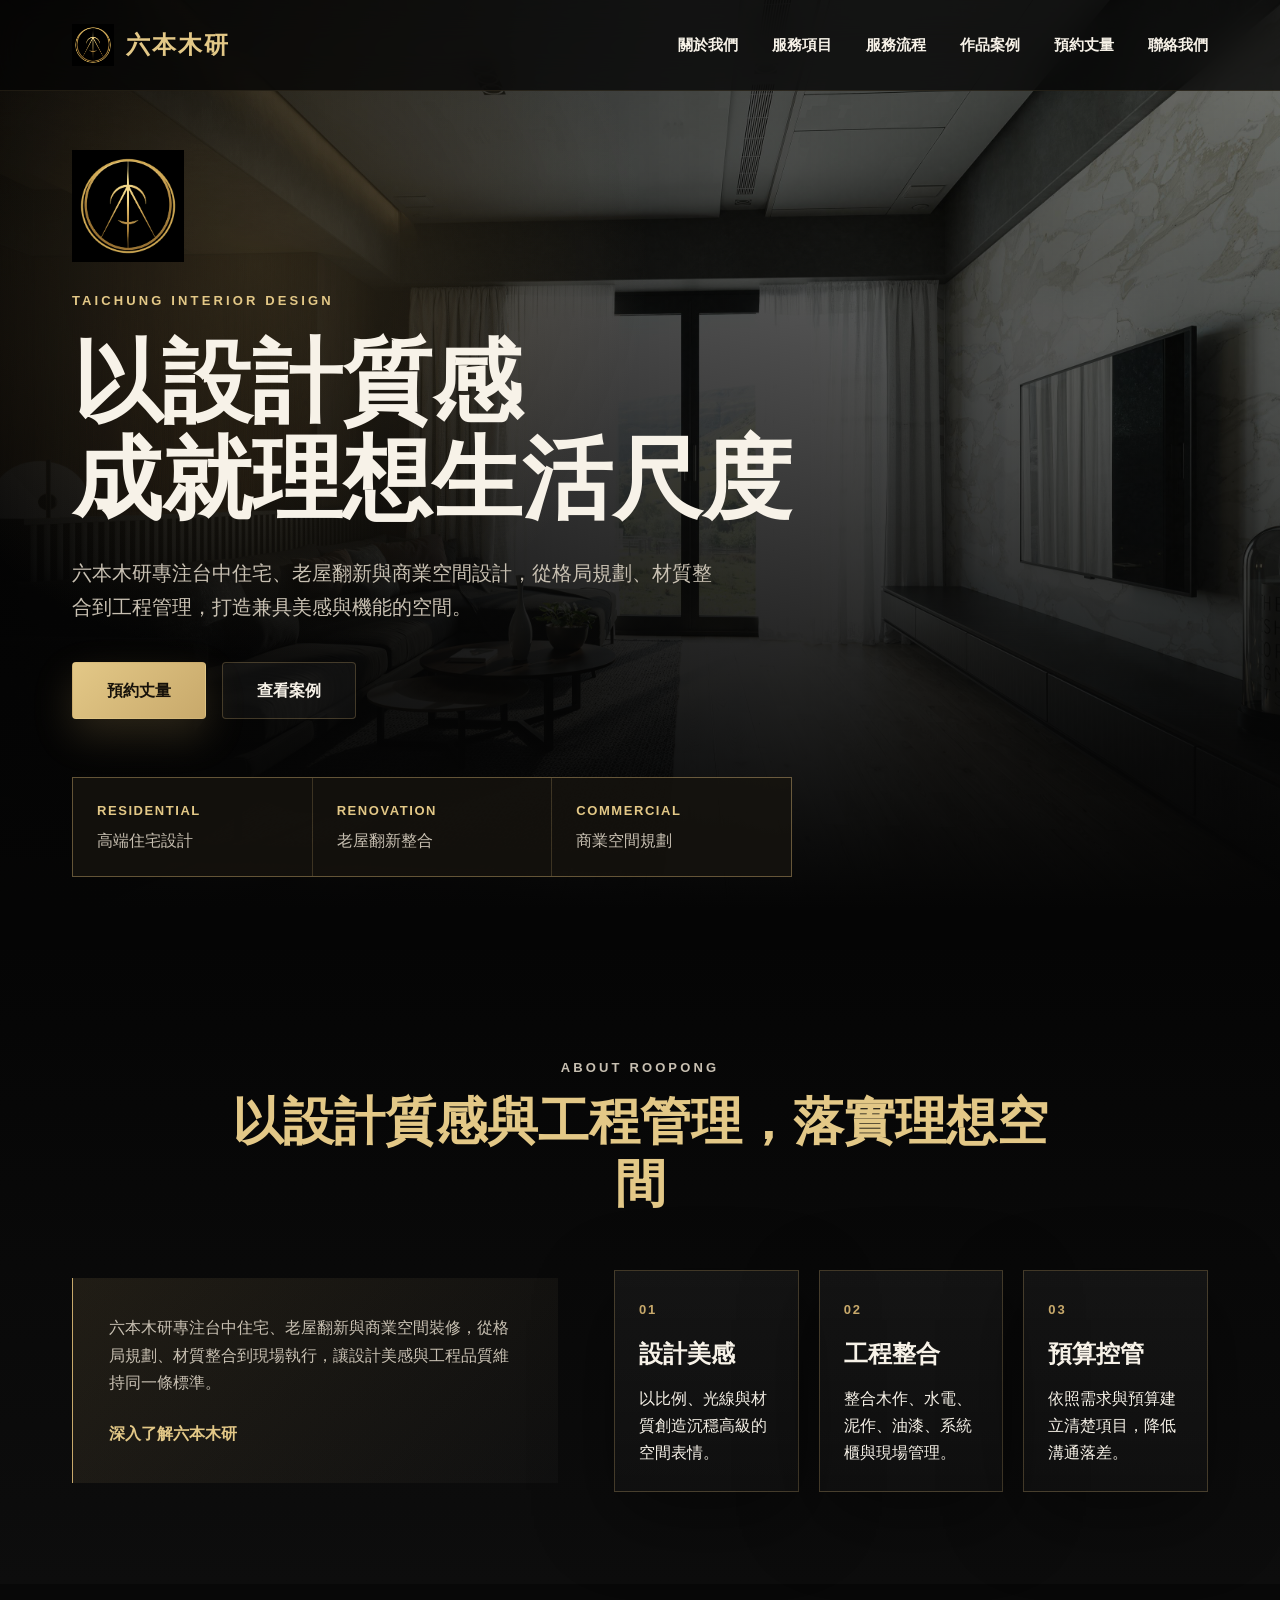
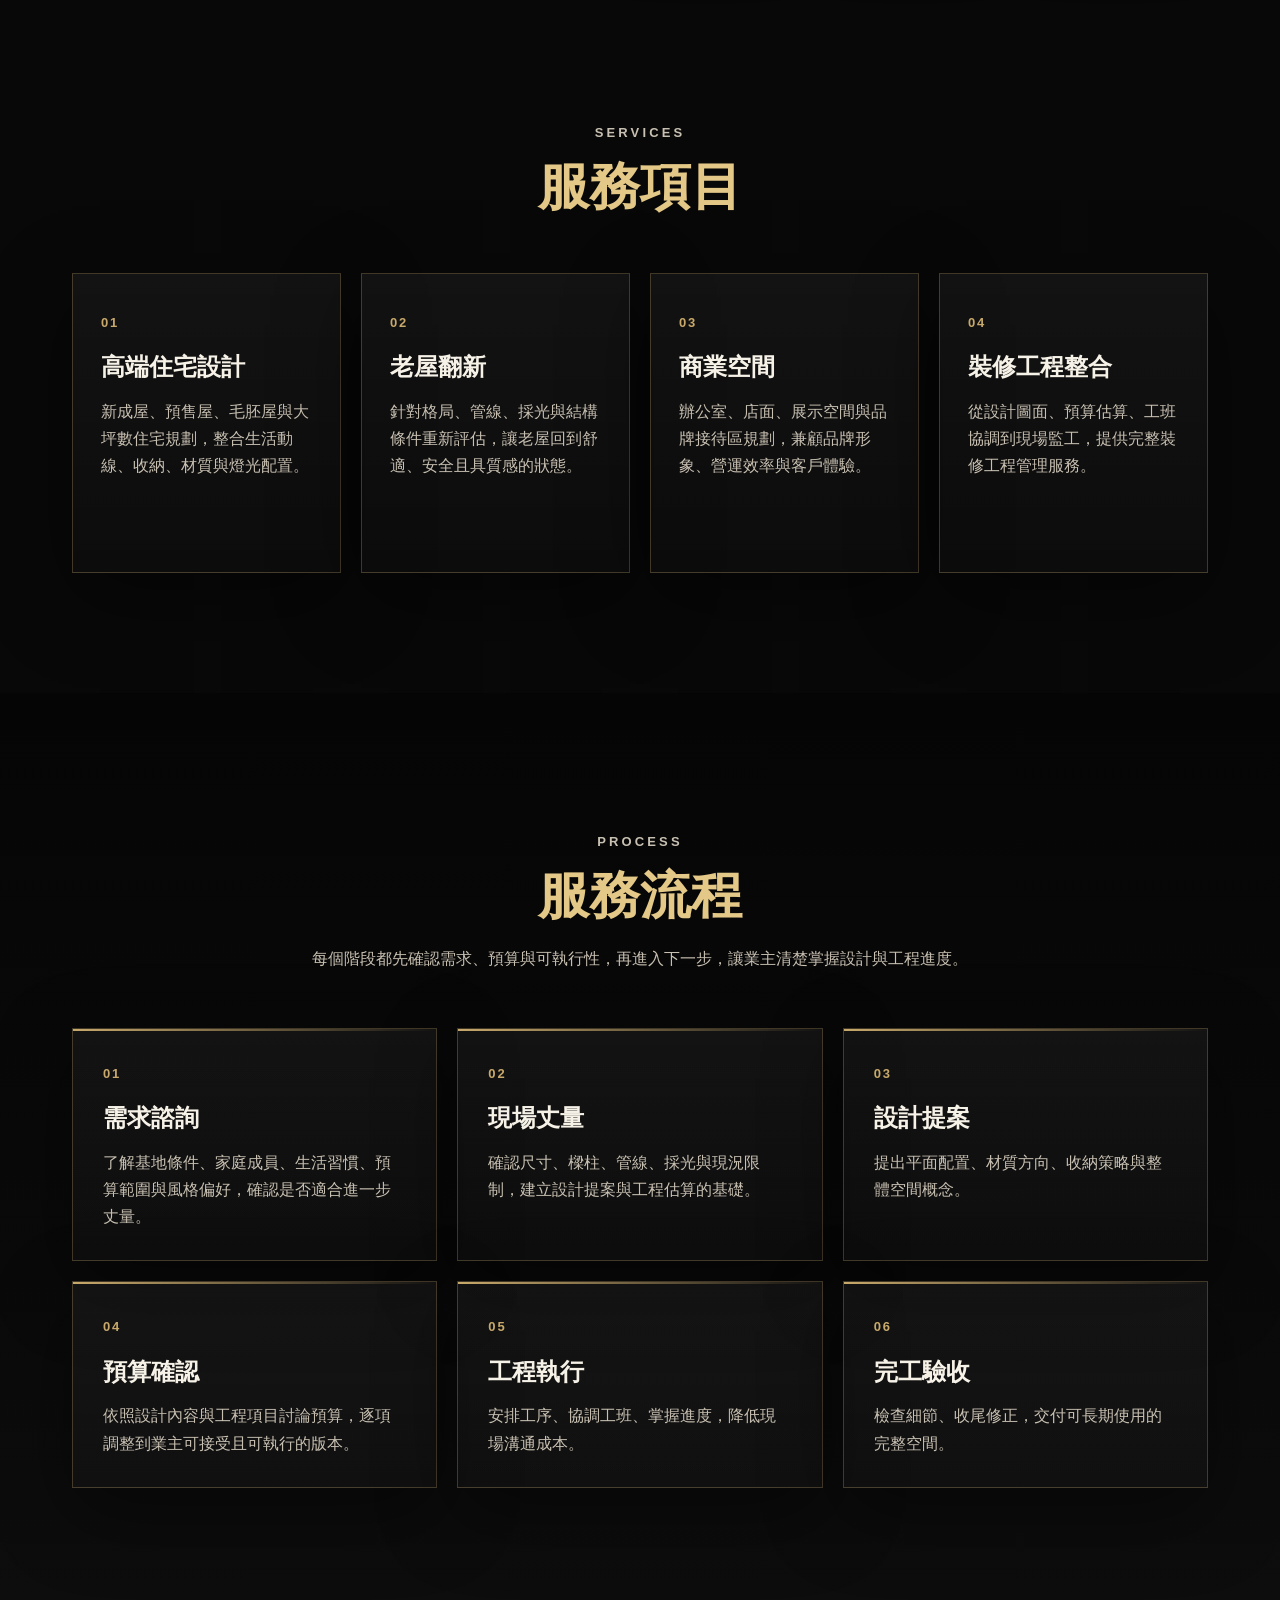
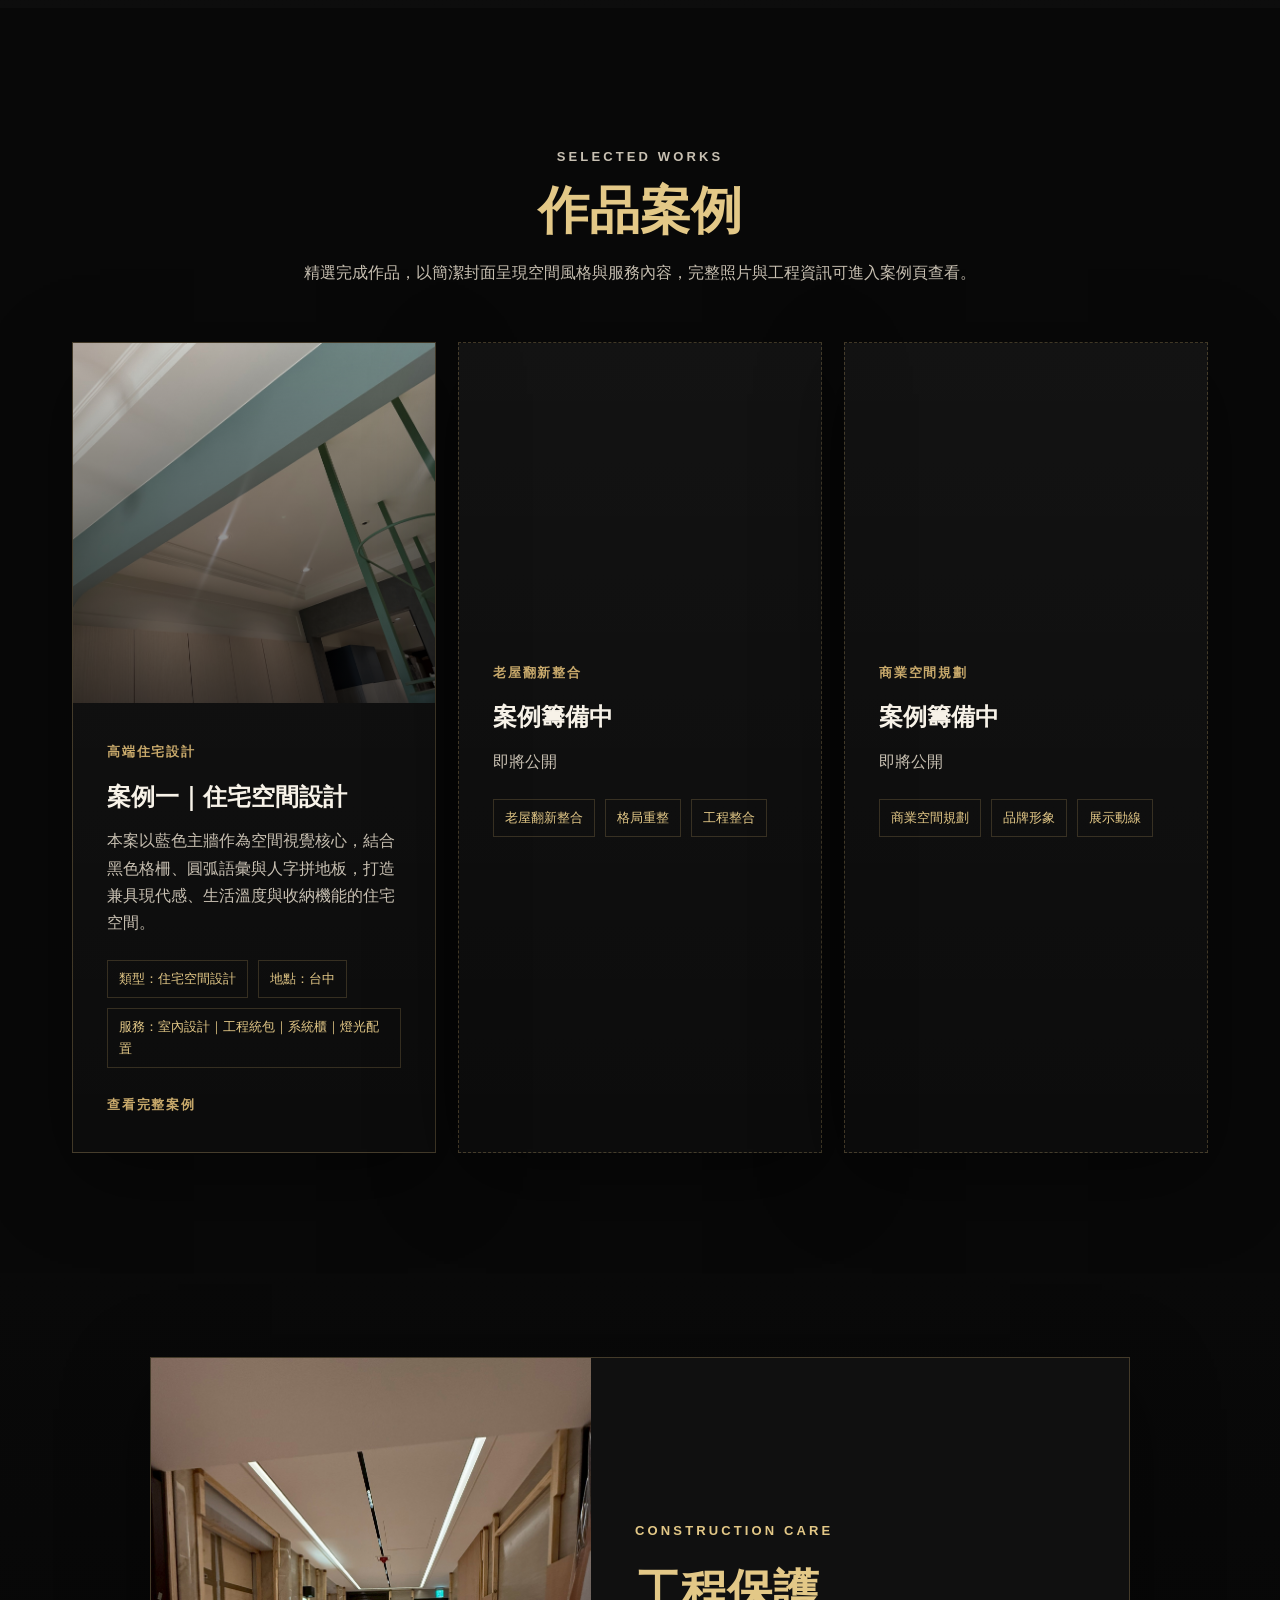
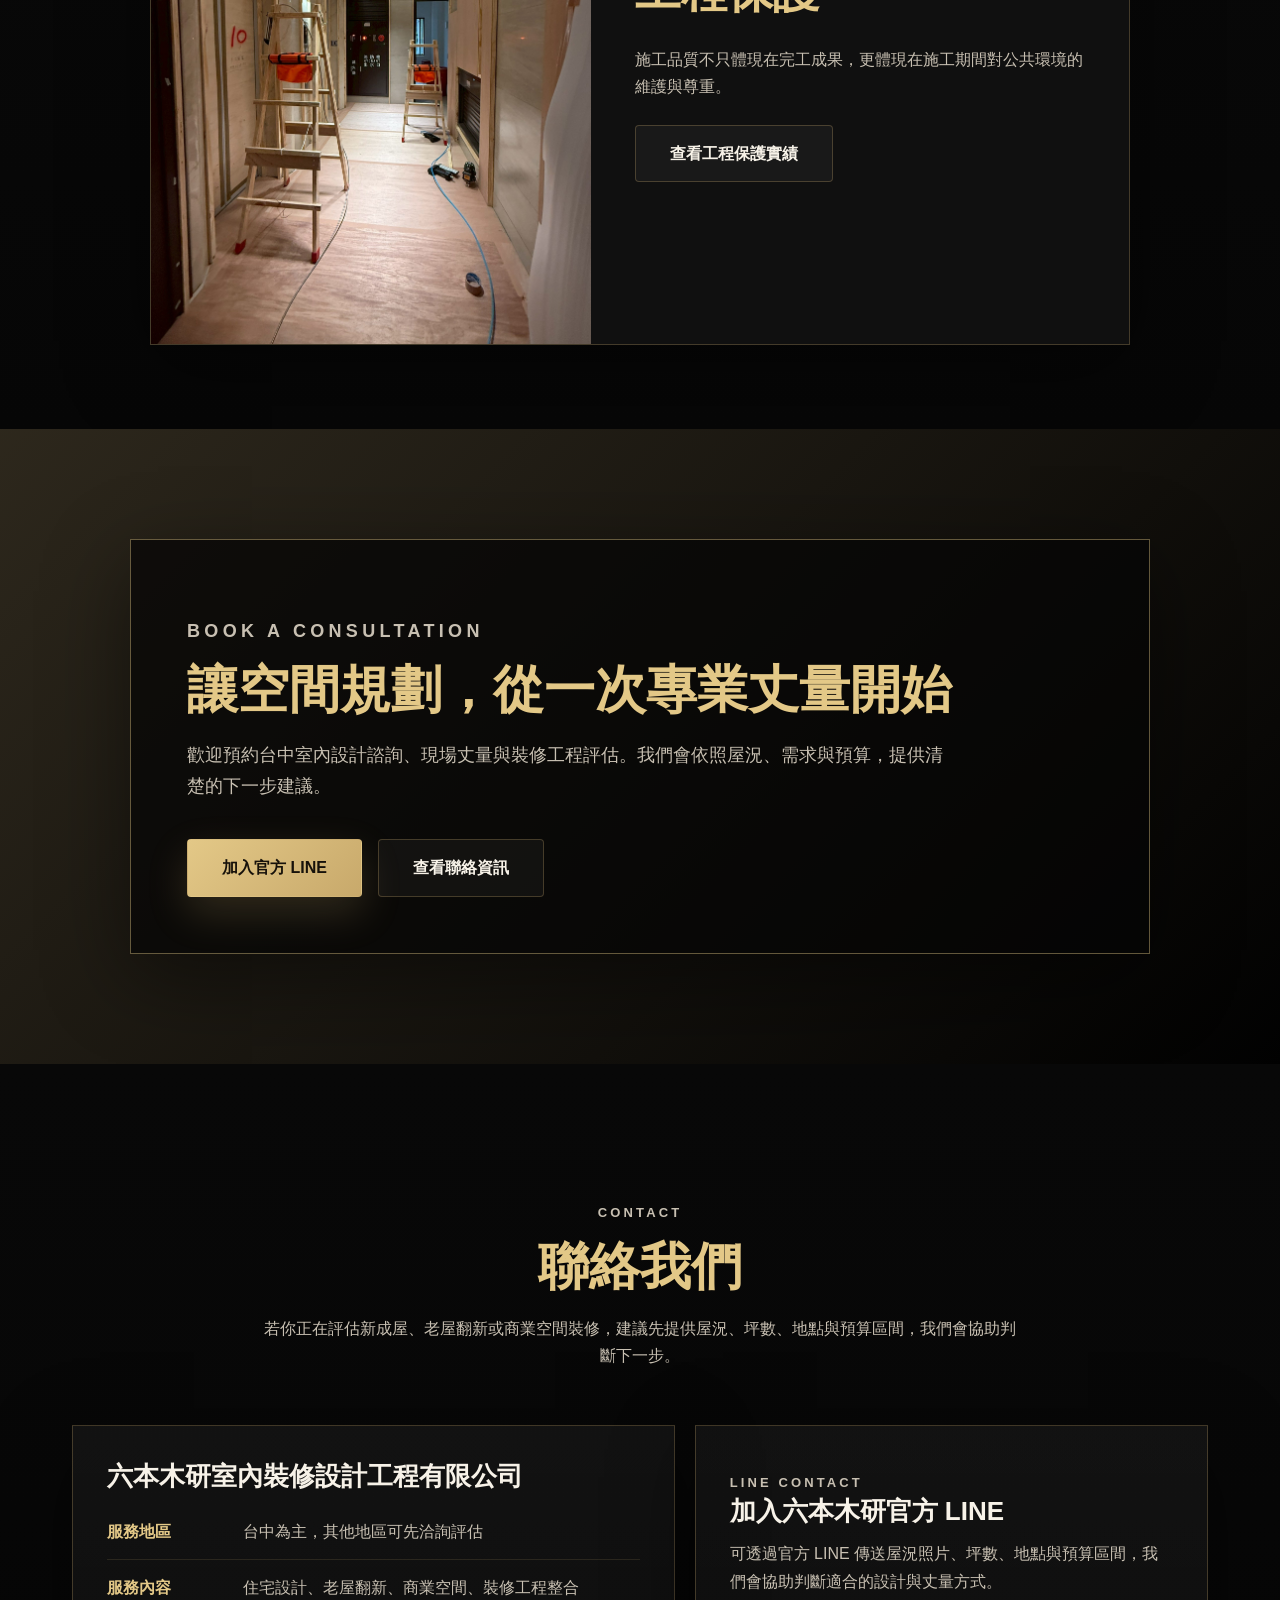
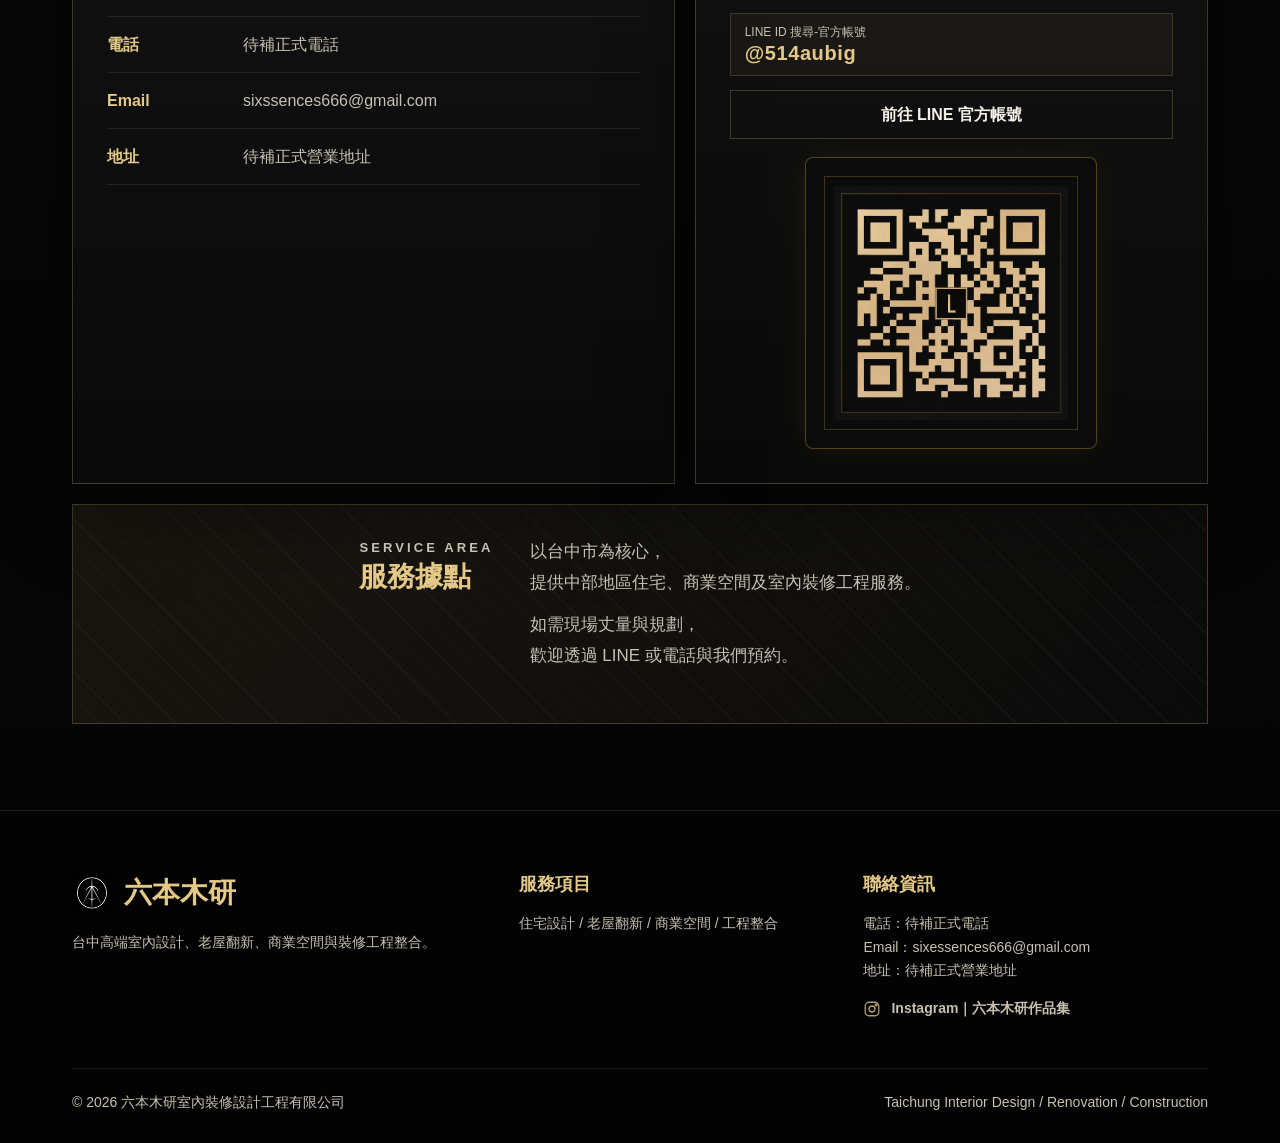
<file: index.html>
<!DOCTYPE html>
<html lang="zh-Hant">

<head>
    <meta charset="UTF-8">
    <meta name="viewport" content="width=device-width, initial-scale=1.0">
    <meta name="description" content="六本木研室內裝修設計工程有限公司專注台中室內設計、台中老屋翻新、住宅裝修、商業空間設計與裝修工程整合，從設計規劃到工程執行，打造兼具質感與機能的高端空間。">

    <title>六本木研室內裝修設計工程有限公司｜台中室內設計・老屋翻新・裝修工程整合</title>
    <meta property="og:title" content="六本木研室內裝修設計工程有限公司｜台中室內設計與裝修工程整合">
    <meta property="og:description" content="專注台中室內設計、台中老屋翻新、住宅裝修、商業空間設計與裝修工程整合，打造兼具質感與機能的高端空間。">
    <meta property="og:image" content="https://roopong.github.io/RooPong-website/images/hero-test.jpg">
    <meta property="og:type" content="website">
    <meta property="og:locale" content="zh_TW">
    <link rel="canonical" href="https://roopong.github.io/RooPong-website/">

    <link rel="icon" type="image/png" sizes="32x32" href="assets/favicon/favicon-32x32.png">
    <link rel="icon" type="image/png" sizes="192x192" href="assets/favicon/favicon-192x192.png">
    <link rel="apple-touch-icon" href="assets/favicon/apple-touch-icon.png">
    <link rel="stylesheet" href="css/style.css">
</head>

<body>

    <header class="site-header">
        <a href="#top" class="logo" aria-label="六本木研首頁">
            <img src="assets/logo/logo-gold.png" alt="六本木研 Logo" class="logo-img">
            <span>六本木研</span>
        </a>

        <button class="nav-toggle" type="button" aria-label="開啟選單" aria-expanded="false">
            <span></span>
            <span></span>
            <span></span>
        </button>

        <nav class="site-nav" aria-label="主選單">
            <a href="about.html">關於我們</a>
            <a href="#services">服務項目</a>
            <a href="#process">服務流程</a>
            <a href="#projects">作品案例</a>
            <a href="#consult">預約丈量</a>
            <a href="#contact">聯絡我們</a>
        </nav>
    </header>

    <main id="top">
        <section class="hero">
            <div class="hero-overlay"></div>

            <div class="hero-content">
                <img src="assets/logo/logo-gold.png" alt="六本木研 Logo" class="hero-logo">

                <p class="eyebrow">TAICHUNG INTERIOR DESIGN</p>

                <h1>
                    以設計質感<br>
                    成就理想生活尺度
                </h1>

                <p class="hero-text">
                    六本木研專注台中住宅、老屋翻新與商業空間設計，從格局規劃、材質整合到工程管理，打造兼具美感與機能的空間。
                </p>

                <div class="hero-actions">
                    <a href="#consult" class="btn btn-primary">預約丈量</a>
                    <a href="#projects" class="btn btn-outline">查看案例</a>
                </div>

                <div class="hero-highlights" aria-label="服務特色">
                    <div>
                        <strong>Residential</strong>
                        <span>高端住宅設計</span>
                    </div>
                    <div>
                        <strong>Renovation</strong>
                        <span>老屋翻新整合</span>
                    </div>
                    <div>
                        <strong>Commercial</strong>
                        <span>商業空間規劃</span>
                    </div>
                </div>
            </div>
        </section>

        <section id="about" class="section about">
            <div class="section-heading">
                <p class="eyebrow">ABOUT ROOPONG</p>
                <h2>以設計質感與工程管理，落實理想空間</h2>
            </div>

            <div class="about-layout about-summary-layout">
                <div class="about-copy">
                    <p>
                        六本木研專注台中住宅、老屋翻新與商業空間裝修，從格局規劃、材質整合到現場執行，讓設計美感與工程品質維持同一條標準。
                    </p>
                    <a href="about.html" class="about-link">深入了解六本木研</a>
                </div>

                <div class="about-points">
                    <div>
                        <span>01</span>
                        <h3>設計美感</h3>
                        <p>以比例、光線與材質創造沉穩高級的空間表情。</p>
                    </div>
                    <div>
                        <span>02</span>
                        <h3>工程整合</h3>
                        <p>整合木作、水電、泥作、油漆、系統櫃與現場管理。</p>
                    </div>
                    <div>
                        <span>03</span>
                        <h3>預算控管</h3>
                        <p>依照需求與預算建立清楚項目，降低溝通落差。</p>
                    </div>
                </div>
            </div>
        </section>

        <section id="services" class="section services">
            <div class="section-heading">
                <p class="eyebrow">SERVICES</p>
                <h2>服務項目</h2>
            </div>

            <div class="service-grid">
                <article class="service-card">
                    <span>01</span>
                    <h3>高端住宅設計</h3>
                    <p>新成屋、預售屋、毛胚屋與大坪數住宅規劃，整合生活動線、收納、材質與燈光配置。</p>
                </article>

                <article class="service-card">
                    <span>02</span>
                    <h3>老屋翻新</h3>
                    <p>針對格局、管線、採光與結構條件重新評估，讓老屋回到舒適、安全且具質感的狀態。</p>
                </article>

                <article class="service-card">
                    <span>03</span>
                    <h3>商業空間</h3>
                    <p>辦公室、店面、展示空間與品牌接待區規劃，兼顧品牌形象、營運效率與客戶體驗。</p>
                </article>

                <article class="service-card">
                    <span>04</span>
                    <h3>裝修工程整合</h3>
                    <p>從設計圖面、預算估算、工班協調到現場監工，提供完整裝修工程管理服務。</p>
                </article>
            </div>
        </section>

        <section id="process" class="section process">
            <div class="section-heading">
                <p class="eyebrow">PROCESS</p>
                <h2>服務流程</h2>
                <p>
                    每個階段都先確認需求、預算與可執行性，再進入下一步，讓業主清楚掌握設計與工程進度。
                </p>
            </div>

            <div class="process-list">
                <article>
                    <span>01</span>
                    <h3>需求諮詢</h3>
                    <p>了解基地條件、家庭成員、生活習慣、預算範圍與風格偏好，確認是否適合進一步丈量。</p>
                </article>

                <article>
                    <span>02</span>
                    <h3>現場丈量</h3>
                    <p>確認尺寸、樑柱、管線、採光與現況限制，建立設計提案與工程估算的基礎。</p>
                </article>

                <article>
                    <span>03</span>
                    <h3>設計提案</h3>
                    <p>提出平面配置、材質方向、收納策略與整體空間概念。</p>
                </article>

                <article>
                    <span>04</span>
                    <h3>預算確認</h3>
                    <p>依照設計內容與工程項目討論預算，逐項調整到業主可接受且可執行的版本。</p>
                </article>

                <article>
                    <span>05</span>
                    <h3>工程執行</h3>
                    <p>安排工序、協調工班、掌握進度，降低現場溝通成本。</p>
                </article>

                <article>
                    <span>06</span>
                    <h3>完工驗收</h3>
                    <p>檢查細節、收尾修正，交付可長期使用的完整空間。</p>
                </article>
            </div>
        </section>

        <section id="projects" class="section projects">
            <div class="section-heading">
                <p class="eyebrow">SELECTED WORKS</p>
                <h2>作品案例</h2>
                <p>
                    精選完成作品，以簡潔封面呈現空間風格與服務內容，完整照片與工程資訊可進入案例頁查看。
                </p>
            </div>

            <div class="project-grid project-category-grid">
                <a href="case-01.html" class="project-card project-category-card" aria-label="查看案例一住宅空間設計">
                    <div class="project-image case-01-cover" role="img" aria-label="案例一住宅空間設計封面"></div>
                    <div class="project-content">
                        <span>高端住宅設計</span>
                        <h3>案例一｜住宅空間設計</h3>
                        <p>本案以藍色主牆作為空間視覺核心，結合黑色格柵、圓弧語彙與人字拼地板，打造兼具現代感、生活溫度與收納機能的住宅空間。</p>
                        <ul class="project-meta">
                            <li>類型：住宅空間設計</li>
                            <li>地點：台中</li>
                            <li>服務：室內設計｜工程統包｜系統櫃｜燈光配置</li>
                        </ul>
                        <span class="project-link">查看完整案例</span>
                    </div>
                </a>

                <article class="project-card project-category-card project-placeholder">
                    <div class="project-content">
                        <span>老屋翻新整合</span>
                        <h3>案例籌備中</h3>
                        <p>即將公開</p>
                        <ul class="project-meta">
                            <li>老屋翻新整合</li>
                            <li>格局重整</li>
                            <li>工程整合</li>
                        </ul>
                    </div>
                </article>

                <article class="project-card project-category-card project-placeholder">
                    <div class="project-content">
                        <span>商業空間規劃</span>
                        <h3>案例籌備中</h3>
                        <p>即將公開</p>
                        <ul class="project-meta">
                            <li>商業空間規劃</li>
                            <li>品牌形象</li>
                            <li>展示動線</li>
                        </ul>
                    </div>
                </article>
            </div>
        </section>

        <section id="protection" class="section protection-entry">
            <div class="protection-entry-inner">
                <a href="protection.html" class="protection-entry-image-link" aria-label="查看工程保護實績">
                    <img src="assets/protection/elevator-lobby/01.jpg" alt="六本木研工程保護實績｜梯廳保護" class="protection-entry-image" loading="lazy">
                </a>
                <div class="protection-entry-copy">
                    <p class="eyebrow">CONSTRUCTION CARE</p>
                    <h2>工程保護</h2>
                    <p>施工品質不只體現在完工成果，更體現在施工期間對公共環境的維護與尊重。</p>
                    <a href="protection.html" class="btn btn-outline">查看工程保護實績</a>
                </div>
            </div>
        </section>

        <section id="consult" class="cta-section">
            <div class="cta-inner">
                <p class="eyebrow">BOOK A CONSULTATION</p>
                <h2>讓空間規劃，從一次專業丈量開始</h2>
                <p>
                    歡迎預約台中室內設計諮詢、現場丈量與裝修工程評估。我們會依照屋況、需求與預算，提供清楚的下一步建議。
                </p>

                <div class="cta-actions">
                    <a href="#line" class="btn btn-primary">加入官方 LINE</a>
                    <a href="#contact" class="btn btn-outline">查看聯絡資訊</a>
                </div>
            </div>
        </section>

        <section id="contact" class="section contact-section">
            <div class="section-heading">
                <p class="eyebrow">CONTACT</p>
                <h2>聯絡我們</h2>
                <p>
                    若你正在評估新成屋、老屋翻新或商業空間裝修，建議先提供屋況、坪數、地點與預算區間，我們會協助判斷下一步。
                </p>
            </div>

            <div class="contact-layout">
                <div class="contact-card">
                    <h3>六本木研室內裝修設計工程有限公司</h3>
                    <dl>
                        <div>
                            <dt>服務地區</dt>
                            <dd>台中為主，其他地區可先洽詢評估</dd>
                        </div>
                        <div>
                            <dt>服務內容</dt>
                            <dd>住宅設計、老屋翻新、商業空間、裝修工程整合</dd>
                        </div>
                        <div>
                            <dt>電話</dt>
                            <dd>待補正式電話</dd>
                        </div>
                        <div>
                            <dt>Email</dt>
                            <dd>sixssences666@gmail.com</dd>
                        </div>
                        <div>
                            <dt>地址</dt>
                            <dd>待補正式營業地址</dd>
                        </div>
                    </dl>
                </div>

                <div id="line" class="line-card">
                    <p class="eyebrow">LINE CONTACT</p>
                    <h3>加入六本木研官方 LINE</h3>
                    <p>
                        可透過官方 LINE 傳送屋況照片、坪數、地點與預算區間，我們會協助判斷適合的設計與丈量方式。
                    </p>

                    <div class="line-info">
                        <span>LINE ID 搜尋-官方帳號</span>
                        <strong>@514aubig</strong>
                    </div>

                    <a href="https://manager.line.biz/account/@514aubig" class="line-link" target="_blank" rel="noopener noreferrer">
                        前往 LINE 官方帳號
                    </a>

                    <div class="line-qr-wrap card-qr">
                        <div class="qr-inner">
                            <img src="assets/line/qrcode.png" alt="六本木研官方LINE QR Code" class="line-qr">
                        </div>
                    </div>
                </div>
            </div>

            <div class="service-location" aria-labelledby="service-location-title">
                <div>
                    <p class="eyebrow">SERVICE AREA</p>
                    <h3 id="service-location-title">服務據點</h3>
                </div>
                <div class="service-location-copy">
                    <p>
                        以台中市為核心，<br>
                        提供中部地區住宅、商業空間及室內裝修工程服務。
                    </p>
                    <p>
                        如需現場丈量與規劃，<br>
                        歡迎透過 LINE 或電話與我們預約。
                    </p>
                </div>
            </div>
        </section>
    </main>

    <footer class="site-footer">
        <div class="footer-grid">
            <div>
                <div class="footer-brand">
                    <img src="assets/logo/logo-white.png" alt="六本木研 Logo" class="footer-logo">
                    <h2>六本木研</h2>
                </div>
                <p>台中高端室內設計、老屋翻新、商業空間與裝修工程整合。</p>
            </div>

            <div>
                <h3>服務項目</h3>
                <p>住宅設計 / 老屋翻新 / 商業空間 / 工程整合</p>
            </div>

            <div>
                <h3>聯絡資訊</h3>
                <p>電話：待補正式電話</p>
                <p>Email：sixessences666@gmail.com</p>
                <p>地址：待補正式營業地址</p>
                <a href="https://www.instagram.com/roo.pong/" class="footer-social-link" target="_blank" rel="noopener noreferrer" aria-label="前往六本木研 Instagram 作品集">
                    <svg viewBox="0 0 24 24" aria-hidden="true">
                        <rect x="3" y="3" width="18" height="18" rx="5"></rect>
                        <circle cx="12" cy="12" r="4"></circle>
                        <circle cx="17.5" cy="6.5" r="1.2"></circle>
                    </svg>
                    <span>Instagram｜六本木研作品集</span>
                </a>
            </div>
        </div>

        <div class="footer-bottom">
            <p>© 2026 六本木研室內裝修設計工程有限公司</p>
            <p>Taichung Interior Design / Renovation / Construction</p>
        </div>
    </footer>

    <script src="js/main.js"></script>

</body>

</html>
</file>
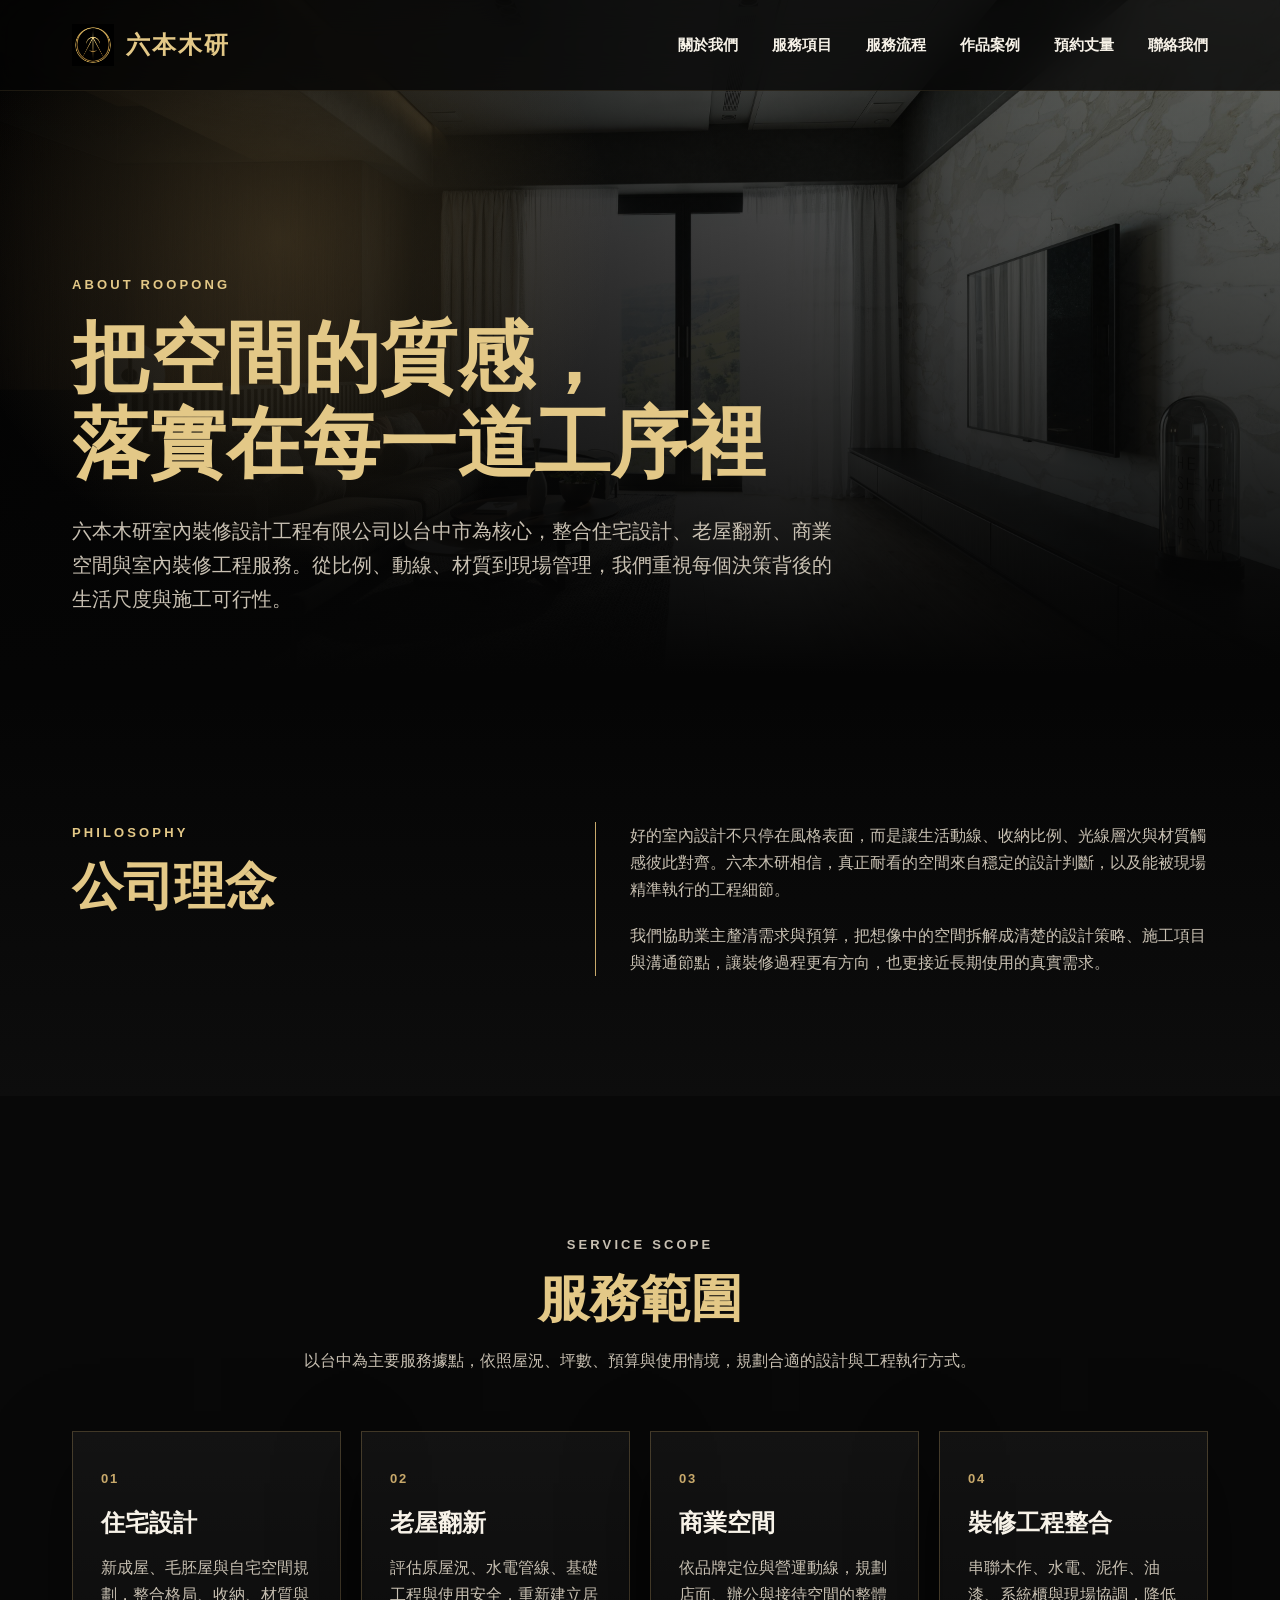
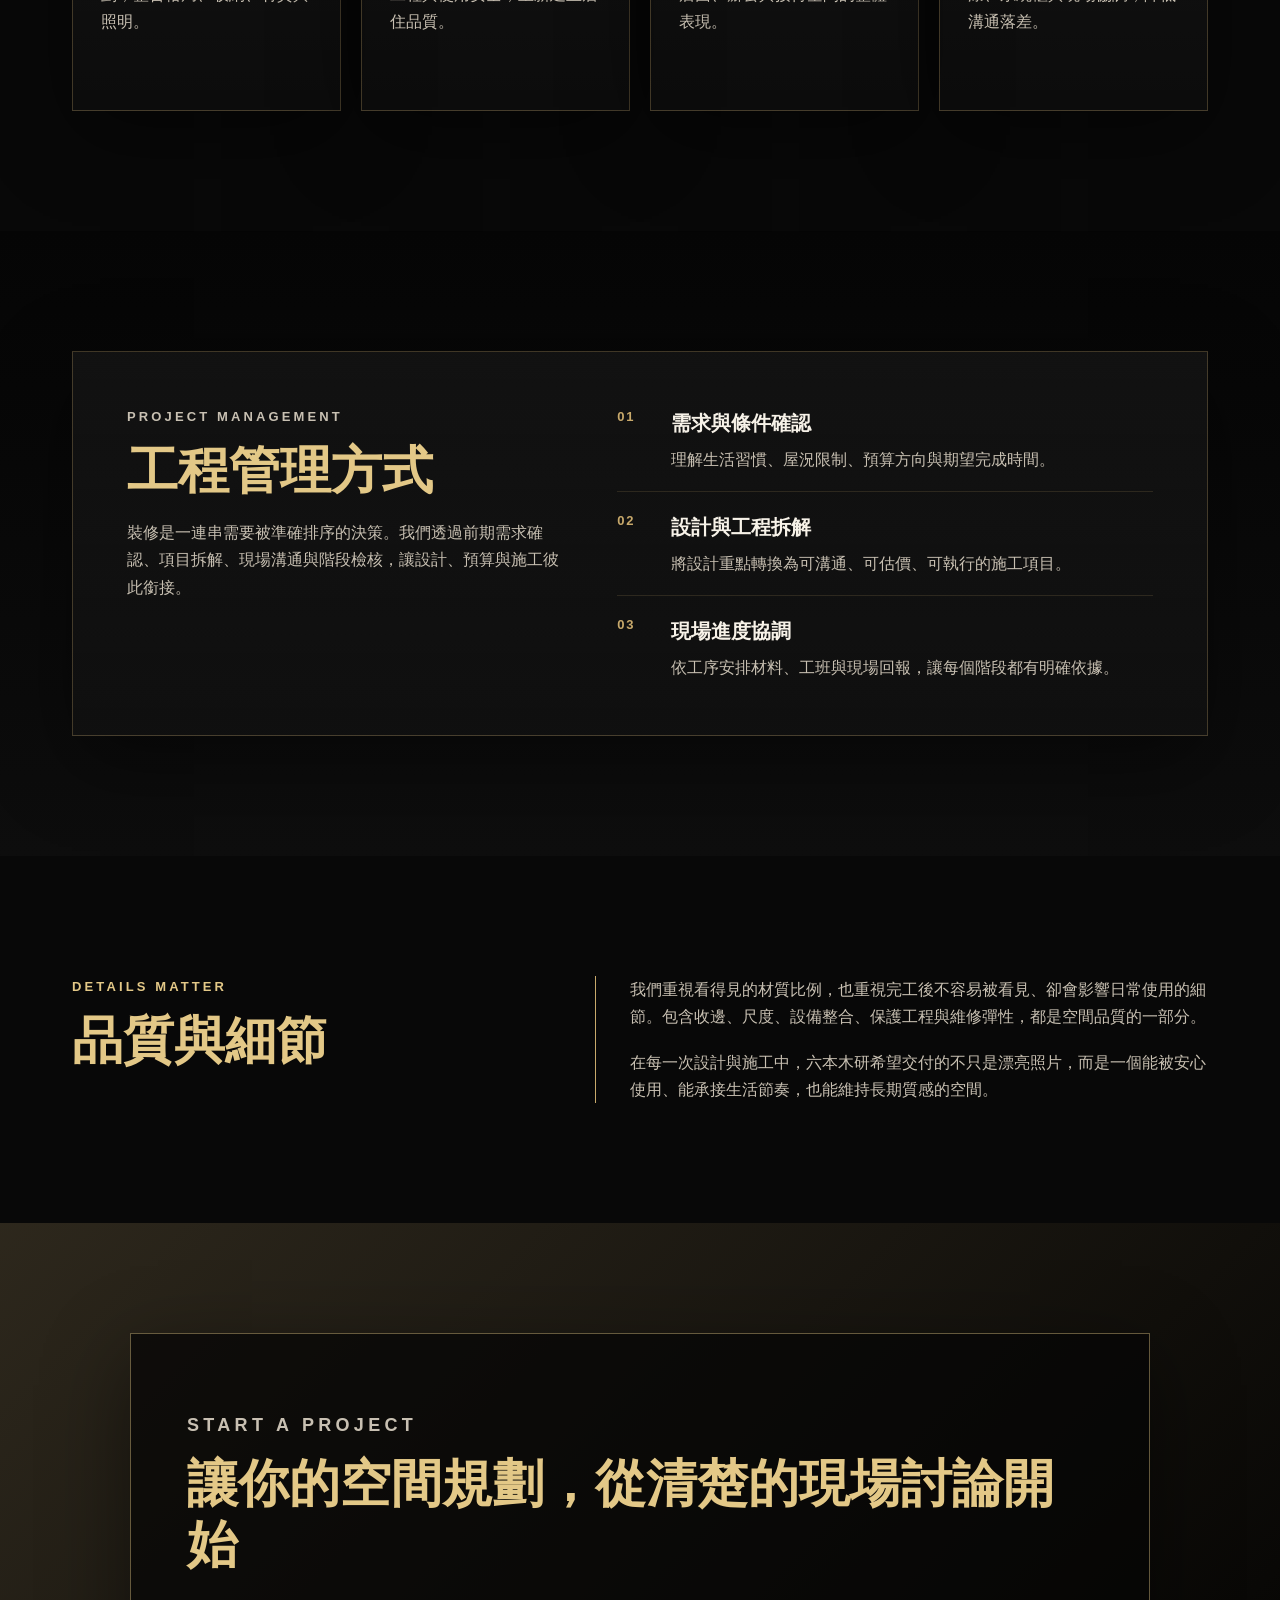
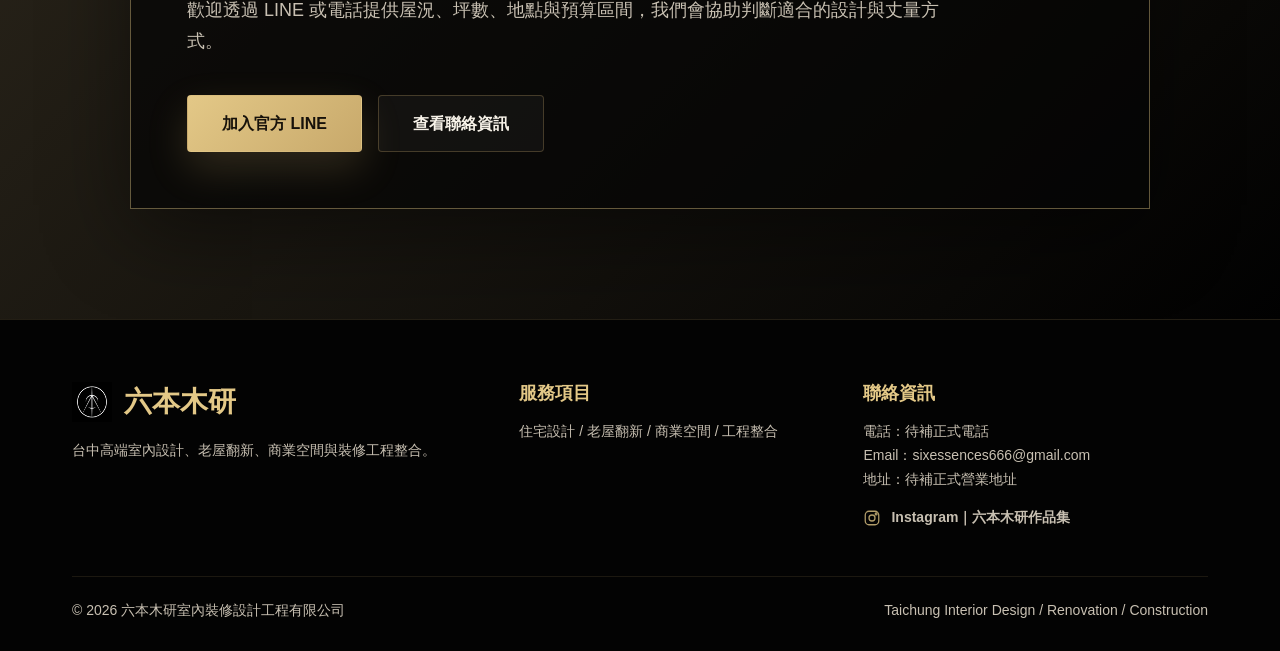
<file: about.html>
<!DOCTYPE html>
<html lang="zh-Hant">

<head>
    <meta charset="UTF-8">
    <meta name="viewport" content="width=device-width, initial-scale=1.0">
    <meta name="description" content="關於六本木研室內裝修設計工程有限公司，台中室內設計、住宅裝修、老屋翻新、商業空間與工程管理團隊。">

    <title>關於我們｜六本木研室內裝修設計工程有限公司</title>
    <meta property="og:title" content="關於我們｜六本木研室內裝修設計工程有限公司">
    <meta property="og:description" content="六本木研以設計質感、工程管理與細節控管，整合台中住宅、老屋翻新與商業空間裝修服務。">
    <meta property="og:image" content="https://roopong.github.io/RooPong-website/images/hero-test.jpg">
    <meta property="og:type" content="website">
    <meta property="og:locale" content="zh_TW">
    <link rel="canonical" href="https://roopong.github.io/RooPong-website/about.html">

    <link rel="icon" type="image/png" sizes="32x32" href="assets/favicon/favicon-32x32.png">
    <link rel="icon" type="image/png" sizes="192x192" href="assets/favicon/favicon-192x192.png">
    <link rel="apple-touch-icon" href="assets/favicon/apple-touch-icon.png">
    <link rel="stylesheet" href="css/style.css">
</head>

<body>
    <header class="site-header">
        <a href="index.html#top" class="logo" aria-label="六本木研首頁">
            <img src="assets/logo/logo-gold.png" alt="六本木研 Logo" class="logo-img">
            <span>六本木研</span>
        </a>

        <button class="nav-toggle" type="button" aria-label="開啟選單" aria-expanded="false">
            <span></span>
            <span></span>
            <span></span>
        </button>

        <nav class="site-nav" aria-label="主選單">
            <a href="about.html" aria-current="page">關於我們</a>
            <a href="index.html#services">服務項目</a>
            <a href="index.html#process">服務流程</a>
            <a href="index.html#projects">作品案例</a>
            <a href="index.html#consult">預約丈量</a>
            <a href="index.html#contact">聯絡我們</a>
        </nav>
    </header>

    <main id="top" class="about-page">
        <section class="about-hero">
            <div class="about-hero-content">
                <p class="eyebrow">ABOUT ROOPONG</p>
                <h1>
                    把空間的質感，<br>
                    落實在每一道工序裡
                </h1>
                <p>
                    六本木研室內裝修設計工程有限公司以台中市為核心，整合住宅設計、老屋翻新、商業空間與室內裝修工程服務。從比例、動線、材質到現場管理，我們重視每個決策背後的生活尺度與施工可行性。
                </p>
            </div>
        </section>

        <section class="section about-philosophy">
            <div class="about-story">
                <div>
                    <p class="eyebrow">PHILOSOPHY</p>
                    <h2>公司理念</h2>
                </div>
                <div class="about-story-copy">
                    <p>
                        好的室內設計不只停在風格表面，而是讓生活動線、收納比例、光線層次與材質觸感彼此對齊。六本木研相信，真正耐看的空間來自穩定的設計判斷，以及能被現場精準執行的工程細節。
                    </p>
                    <p>
                        我們協助業主釐清需求與預算，把想像中的空間拆解成清楚的設計策略、施工項目與溝通節點，讓裝修過程更有方向，也更接近長期使用的真實需求。
                    </p>
                </div>
            </div>
        </section>

        <section class="section about-scope-section">
            <div class="section-heading">
                <p class="eyebrow">SERVICE SCOPE</p>
                <h2>服務範圍</h2>
                <p>
                    以台中為主要服務據點，依照屋況、坪數、預算與使用情境，規劃合適的設計與工程執行方式。
                </p>
            </div>

            <div class="about-scope-grid">
                <article>
                    <span>01</span>
                    <h3>住宅設計</h3>
                    <p>新成屋、毛胚屋與自宅空間規劃，整合格局、收納、材質與照明。</p>
                </article>
                <article>
                    <span>02</span>
                    <h3>老屋翻新</h3>
                    <p>評估原屋況、水電管線、基礎工程與使用安全，重新建立居住品質。</p>
                </article>
                <article>
                    <span>03</span>
                    <h3>商業空間</h3>
                    <p>依品牌定位與營運動線，規劃店面、辦公與接待空間的整體表現。</p>
                </article>
                <article>
                    <span>04</span>
                    <h3>裝修工程整合</h3>
                    <p>串聯木作、水電、泥作、油漆、系統櫃與現場協調，降低溝通落差。</p>
                </article>
            </div>
        </section>

        <section class="section about-management">
            <div class="about-management-panel">
                <div>
                    <p class="eyebrow">PROJECT MANAGEMENT</p>
                    <h2>工程管理方式</h2>
                    <p>
                        裝修是一連串需要被準確排序的決策。我們透過前期需求確認、項目拆解、現場溝通與階段檢核，讓設計、預算與施工彼此銜接。
                    </p>
                </div>

                <ol class="about-process-list">
                    <li>
                        <span>需求與條件確認</span>
                        <p>理解生活習慣、屋況限制、預算方向與期望完成時間。</p>
                    </li>
                    <li>
                        <span>設計與工程拆解</span>
                        <p>將設計重點轉換為可溝通、可估價、可執行的施工項目。</p>
                    </li>
                    <li>
                        <span>現場進度協調</span>
                        <p>依工序安排材料、工班與現場回報，讓每個階段都有明確依據。</p>
                    </li>
                </ol>
            </div>
        </section>

        <section class="section about-quality">
            <div class="about-quality-layout">
                <div>
                    <p class="eyebrow">DETAILS MATTER</p>
                    <h2>品質與細節</h2>
                </div>
                <div class="about-quality-copy">
                    <p>
                        我們重視看得見的材質比例，也重視完工後不容易被看見、卻會影響日常使用的細節。包含收邊、尺度、設備整合、保護工程與維修彈性，都是空間品質的一部分。
                    </p>
                    <p>
                        在每一次設計與施工中，六本木研希望交付的不只是漂亮照片，而是一個能被安心使用、能承接生活節奏，也能維持長期質感的空間。
                    </p>
                </div>
            </div>
        </section>

        <section class="cta-section about-cta">
            <div class="cta-inner">
                <p class="eyebrow">START A PROJECT</p>
                <h2>讓你的空間規劃，從清楚的現場討論開始</h2>
                <p>
                    歡迎透過 LINE 或電話提供屋況、坪數、地點與預算區間，我們會協助判斷適合的設計與丈量方式。
                </p>
                <div class="cta-actions">
                    <a href="index.html#line" class="btn btn-primary">加入官方 LINE</a>
                    <a href="index.html#contact" class="btn btn-outline">查看聯絡資訊</a>
                </div>
            </div>
        </section>
    </main>

    <footer class="site-footer">
        <div class="footer-grid">
            <div>
                <div class="footer-brand">
                    <img src="assets/logo/logo-white.png" alt="六本木研 Logo" class="footer-logo">
                    <h2>六本木研</h2>
                </div>
                <p>台中高端室內設計、老屋翻新、商業空間與裝修工程整合。</p>
            </div>

            <div>
                <h3>服務項目</h3>
                <p>住宅設計 / 老屋翻新 / 商業空間 / 工程整合</p>
            </div>

            <div>
                <h3>聯絡資訊</h3>
                <p>電話：待補正式電話</p>
                <p>Email：sixessences666@gmail.com</p>
                <p>地址：待補正式營業地址</p>
                <a href="https://www.instagram.com/roo.pong/" class="footer-social-link" target="_blank" rel="noopener noreferrer" aria-label="前往六本木研 Instagram 作品集">
                    <svg viewBox="0 0 24 24" aria-hidden="true">
                        <rect x="3" y="3" width="18" height="18" rx="5"></rect>
                        <circle cx="12" cy="12" r="4"></circle>
                        <circle cx="17.5" cy="6.5" r="1.2"></circle>
                    </svg>
                    <span>Instagram｜六本木研作品集</span>
                </a>
            </div>
        </div>

        <div class="footer-bottom">
            <p>© 2026 六本木研室內裝修設計工程有限公司</p>
            <p>Taichung Interior Design / Renovation / Construction</p>
        </div>
    </footer>

    <script src="js/main.js"></script>
</body>

</html>
</file>
<file: css/style.css>
:root {
    --black: #050505;
    --panel: #101010;
    --panel-soft: #171717;
    --gold: #c8a96b;
    --gold-light: #e3c887;
    --text: #f7f2e8;
    --muted: #c8c0b2;
    --line: rgba(200, 169, 107, 0.28);
    --shadow: 0 24px 80px rgba(0, 0, 0, 0.45);
}

* {
    margin: 0;
    padding: 0;
    box-sizing: border-box;
}

html {
    scroll-behavior: smooth;
}

html,
body {
    width: 100%;
    min-width: 0;
    overflow-x: hidden;
}

body {
    background: var(--black);
    color: var(--text);
    font-family: "PingFang TC", "Noto Sans TC", "Microsoft JhengHei", sans-serif;
    line-height: 1.7;
}

main,
section {
    width: 100%;
}

a {
    color: inherit;
}

/* ===== Header ===== */

.site-header {
    position: fixed;
    top: 0;
    left: 0;
    width: 100%;
    z-index: 1000;
    display: flex;
    align-items: center;
    justify-content: space-between;
    padding: 24px 72px;
    background: rgba(5, 5, 5, 0.76);
    border-bottom: 1px solid rgba(200, 169, 107, 0.12);
    backdrop-filter: blur(18px);
    transition: padding 0.25s ease, background 0.25s ease;
}

.site-header.is-scrolled {
    padding: 16px 72px;
    background: rgba(5, 5, 5, 0.92);
}

.logo {
    display: inline-flex;
    align-items: center;
    gap: 12px;
    color: var(--gold-light);
    font-size: 24px;
    font-weight: 700;
    letter-spacing: 0.08em;
    text-decoration: none;
}

.logo-img {
    display: block;
    width: 42px;
    height: 42px;
    object-fit: contain;
    flex: 0 0 auto;
}

.site-nav {
    display: flex;
    align-items: center;
    gap: 34px;
}

.site-nav a {
    position: relative;
    color: var(--text);
    font-size: 15px;
    font-weight: 600;
    text-decoration: none;
    transition: color 0.25s ease;
}

.site-nav a::after {
    position: absolute;
    right: 0;
    bottom: -8px;
    left: 0;
    height: 1px;
    background: var(--gold);
    content: "";
    transform: scaleX(0);
    transform-origin: center;
    transition: transform 0.25s ease;
}

.site-nav a:hover {
    color: var(--gold-light);
}

.site-nav a:hover::after {
    transform: scaleX(1);
}

.nav-toggle {
    display: none;
    width: 44px;
    height: 44px;
    border: 1px solid var(--line);
    background: rgba(255, 255, 255, 0.03);
    border-radius: 4px;
    cursor: pointer;
}

.nav-toggle span {
    display: block;
    width: 18px;
    height: 2px;
    margin: 4px auto;
    background: var(--gold-light);
}

/* ===== Hero ===== */

.hero {
    position: relative;
    min-height: 100vh;
    display: flex;
    align-items: center;
    padding: 150px 72px 70px;
    overflow: hidden;
    background:
        linear-gradient(90deg, rgba(0, 0, 0, 0.92) 0%, rgba(0, 0, 0, 0.62) 44%, rgba(0, 0, 0, 0.34) 100%),
        url("../images/hero-test.jpg");
    background-position: center;
    background-size: cover;
}

.hero-overlay {
    position: absolute;
    inset: 0;
    background:
        radial-gradient(circle at 20% 28%, rgba(200, 169, 107, 0.2), transparent 32%),
        linear-gradient(180deg, rgba(0, 0, 0, 0), #050505 96%);
    pointer-events: none;
}

.hero-content {
    position: relative;
    z-index: 1;
    max-width: 920px;
}

.hero-logo {
    display: block;
    width: 112px;
    height: auto;
    margin-bottom: 28px;
}

.eyebrow {
    color: var(--gold-light);
    font-size: 13px;
    font-weight: 700;
    letter-spacing: 0.24em;
    text-transform: uppercase;
}

.hero h1 {
    margin-top: 22px;
    font-size: clamp(48px, 7vw, 92px);
    line-height: 1.08;
    font-weight: 800;
}

.hero-text {
    max-width: 650px;
    margin-top: 28px;
    color: var(--muted);
    font-size: 20px;
}

.hero-actions,
.cta-actions {
    display: flex;
    flex-wrap: wrap;
    gap: 16px;
    margin-top: 38px;
}

.btn {
    display: inline-flex;
    align-items: center;
    justify-content: center;
    min-height: 52px;
    padding: 14px 34px;
    border: 1px solid transparent;
    border-radius: 4px;
    font-weight: 700;
    text-decoration: none;
    transition: border-color 0.25s ease, background 0.25s ease;
}

.btn-primary {
    background: linear-gradient(135deg, var(--gold-light), var(--gold));
    color: #16110a;
    box-shadow: 0 16px 40px rgba(200, 169, 107, 0.2);
}

.btn-outline {
    border-color: var(--line);
    background: rgba(255, 255, 255, 0.04);
    color: var(--text);
}

.btn-outline:hover {
    border-color: var(--gold-light);
}

.hero-highlights {
    display: grid;
    grid-template-columns: repeat(3, minmax(0, 1fr));
    gap: 1px;
    max-width: 760px;
    margin-top: 58px;
    border: 1px solid var(--line);
    background: var(--line);
}

.hero-highlights div {
    padding: 22px 24px;
    background: rgba(6, 6, 6, 0.76);
}

.hero-highlights strong,
.hero-highlights span {
    display: block;
}

.hero-highlights strong {
    color: var(--gold-light);
    font-size: 13px;
    letter-spacing: 0.12em;
    text-transform: uppercase;
}

.hero-highlights span {
    margin-top: 5px;
    color: var(--muted);
}

/* ===== Sections ===== */

.section {
    padding: 120px 72px;
}

.section-heading {
    max-width: 860px;
    margin: 0 auto 56px;
    text-align: center;
}

.section-heading h2,
.cta-inner h2 {
    margin-top: 12px;
    color: var(--gold-light);
    font-size: clamp(32px, 4vw, 52px);
    line-height: 1.2;
}

.section-heading p {
    max-width: 760px;
    margin: 18px auto 0;
    color: var(--muted);
}

.about,
.process {
    background:
        linear-gradient(180deg, #050505 0%, #0d0d0d 100%);
}

#about.about {
    padding-top: 92px;
    padding-bottom: 92px;
}

.about-layout {
    display: grid;
    grid-template-columns: 0.9fr 1.1fr;
    gap: 56px;
    max-width: 1180px;
    margin: 0 auto;
}

.about-summary-layout {
    align-items: center;
}

.about-summary-layout .about-points div {
    padding: 24px;
}

.about-copy {
    padding: 36px;
    border-left: 1px solid var(--gold);
    background: linear-gradient(135deg, rgba(200, 169, 107, 0.12), rgba(255, 255, 255, 0.02));
}

.about-copy p + p {
    margin-top: 18px;
}

.about-link {
    display: inline-flex;
    margin-top: 24px;
    color: var(--gold-light);
    font-weight: 800;
    text-decoration: none;
}

.about-link:hover {
    color: var(--text);
}

.about-copy p,
.service-card p,
.process-list p,
.project-card p,
.cta-inner p,
.contact-card dd,
.line-card p,
.service-location p,
.site-footer p {
    color: var(--muted);
}

.about-points {
    display: grid;
    grid-template-columns: repeat(3, minmax(0, 1fr));
    gap: 20px;
}

.about-points div,
.service-card,
.process-list article,
.project-card,
.contact-card,
.line-card {
    border: 1px solid var(--line);
    background: linear-gradient(180deg, rgba(255, 255, 255, 0.045), rgba(255, 255, 255, 0.015));
    box-shadow: var(--shadow);
}

.about-points div {
    padding: 28px;
}

.about-points span,
.service-card span,
.process-list span,
.project-card span {
    color: var(--gold);
    font-size: 13px;
    font-weight: 800;
    letter-spacing: 0.14em;
}

.about-points h3,
.service-card h3,
.process-list h3,
.project-card h3 {
    margin: 12px 0 10px;
    color: var(--text);
    font-size: 24px;
}

/* ===== About Page ===== */

.about-page {
    background: #050505;
}

.about-hero {
    position: relative;
    display: flex;
    align-items: flex-end;
    min-height: 78vh;
    padding: 168px 72px 86px;
    overflow: hidden;
    background:
        linear-gradient(90deg, rgba(0, 0, 0, 0.94) 0%, rgba(0, 0, 0, 0.7) 48%, rgba(0, 0, 0, 0.42) 100%),
        url("../images/hero-test.jpg");
    background-position: center;
    background-size: cover;
}

.about-hero::after {
    position: absolute;
    inset: 0;
    background:
        radial-gradient(circle at 22% 34%, rgba(200, 169, 107, 0.22), transparent 30%),
        linear-gradient(180deg, rgba(5, 5, 5, 0), #050505 96%);
    content: "";
    pointer-events: none;
}

.about-hero-content {
    position: relative;
    z-index: 1;
    max-width: 880px;
}

.about-hero h1 {
    margin-top: 18px;
    color: var(--gold-light);
    font-size: clamp(44px, 6vw, 78px);
    line-height: 1.12;
}

.about-hero p:not(.eyebrow) {
    max-width: 760px;
    margin-top: 28px;
    color: var(--muted);
    font-size: 20px;
}

.about-philosophy,
.about-management {
    background: linear-gradient(180deg, #050505 0%, #0d0d0d 100%);
}

.about-scope-section,
.about-quality {
    background: #080808;
}

.about-story,
.about-quality-layout {
    display: grid;
    grid-template-columns: 0.85fr 1.15fr;
    gap: 70px;
    max-width: 1180px;
    margin: 0 auto;
}

.about-story h2,
.about-management-panel h2,
.about-quality-layout h2 {
    margin-top: 12px;
    color: var(--gold-light);
    font-size: clamp(32px, 4vw, 52px);
    line-height: 1.2;
}

.about-story-copy,
.about-quality-copy {
    padding-left: 34px;
    border-left: 1px solid var(--gold);
}

.about-story-copy p,
.about-scope-grid p,
.about-management-panel p,
.about-process-list p,
.about-quality-copy p {
    color: var(--muted);
}

.about-story-copy p + p,
.about-quality-copy p + p {
    margin-top: 18px;
}

.about-scope-grid {
    display: grid;
    grid-template-columns: repeat(4, minmax(0, 1fr));
    gap: 20px;
    max-width: 1240px;
    margin: 0 auto;
}

.about-scope-grid article,
.about-management-panel {
    border: 1px solid var(--line);
    background: linear-gradient(180deg, rgba(255, 255, 255, 0.045), rgba(255, 255, 255, 0.015));
    box-shadow: var(--shadow);
}

.about-scope-grid article {
    min-height: 280px;
    padding: 32px 28px;
}

.about-scope-grid span {
    color: var(--gold);
    font-size: 13px;
    font-weight: 800;
    letter-spacing: 0.14em;
}

.about-scope-grid h3 {
    margin: 12px 0 10px;
    color: var(--text);
    font-size: 24px;
}

.about-management-panel {
    display: grid;
    grid-template-columns: 0.9fr 1.1fr;
    gap: 52px;
    max-width: 1180px;
    margin: 0 auto;
    padding: 54px;
}

.about-management-panel > div > p:not(.eyebrow) {
    margin-top: 18px;
}

.about-process-list {
    display: grid;
    gap: 18px;
    list-style: none;
    counter-reset: about-process;
}

.about-process-list li {
    position: relative;
    padding: 0 0 18px 54px;
    border-bottom: 1px solid rgba(200, 169, 107, 0.16);
    counter-increment: about-process;
}

.about-process-list li:last-child {
    padding-bottom: 0;
    border-bottom: 0;
}

.about-process-list li::before {
    position: absolute;
    top: 0;
    left: 0;
    color: var(--gold);
    font-size: 13px;
    font-weight: 800;
    letter-spacing: 0.14em;
    content: counter(about-process, decimal-leading-zero);
}

.about-process-list span {
    display: block;
    color: var(--text);
    font-size: 20px;
    font-weight: 800;
}

.about-process-list p {
    margin-top: 6px;
}

.about-cta {
    background:
        linear-gradient(180deg, rgba(5, 5, 5, 0.82), rgba(5, 5, 5, 0.95)),
        url("../images/hero-test.jpg");
    background-position: center;
    background-size: cover;
}

/* ===== Services ===== */

.services,
.projects {
    background: #080808;
}

.service-grid {
    display: grid;
    grid-template-columns: repeat(4, minmax(0, 1fr));
    gap: 20px;
    max-width: 1240px;
    margin: 0 auto;
}

.service-card {
    min-height: 300px;
    padding: 34px 28px;
}

/* ===== Process ===== */

.process-list {
    display: grid;
    grid-template-columns: repeat(3, minmax(0, 1fr));
    gap: 20px;
    max-width: 1180px;
    margin: 0 auto;
}

.process-list article {
    position: relative;
    padding: 30px;
}

.process-list article::before {
    position: absolute;
    top: 0;
    right: 0;
    left: 0;
    height: 2px;
    background: linear-gradient(90deg, var(--gold), transparent);
    content: "";
}

/* ===== Projects ===== */

.project-grid {
    display: grid;
    grid-template-columns: 1.15fr 0.85fr;
    gap: 22px;
    max-width: 1180px;
    margin: 0 auto;
}

.project-grid-featured {
    grid-template-columns: minmax(0, 1fr);
    max-width: 980px;
}

.project-category-grid {
    grid-template-columns: repeat(3, minmax(0, 1fr));
}

.project-card {
    min-height: 300px;
    overflow: hidden;
    color: inherit;
    text-decoration: none;
}

.feature-project {
    grid-row: span 2;
}

.project-cover-card {
    display: grid;
    grid-template-columns: 1.1fr 0.9fr;
    transition: border-color 0.3s ease, transform 0.3s ease;
}

.project-cover-card:hover {
    border-color: rgba(227, 200, 135, 0.55);
    transform: translateY(-4px);
}

.project-category-card {
    display: flex;
    flex-direction: column;
    transition: border-color 0.3s ease, transform 0.3s ease;
}

.project-category-card:hover {
    border-color: rgba(227, 200, 135, 0.55);
    transform: translateY(-4px);
}

.project-placeholder {
    justify-content: center;
    border-style: dashed;
}

.project-image {
    min-height: 360px;
    background:
        linear-gradient(180deg, rgba(0, 0, 0, 0.08), rgba(0, 0, 0, 0.72)),
        url("../images/hero-test.jpg");
    background-position: center;
    background-size: cover;
}

.case-01-cover {
    background-image:
        linear-gradient(180deg, rgba(0, 0, 0, 0.08), rgba(0, 0, 0, 0.72)),
        url("../assets/completed-projects/case-01/case-01-01.jpg");
}

.project-content {
    padding: 34px;
}

.project-link {
    display: inline-flex;
    margin-top: 26px;
    color: var(--gold-light);
    font-weight: 800;
}

.project-meta {
    display: flex;
    flex-wrap: wrap;
    gap: 10px;
    margin-top: 24px;
    list-style: none;
}

.project-meta li {
    padding: 7px 11px;
    border: 1px solid rgba(200, 169, 107, 0.22);
    color: var(--gold-light);
    font-size: 13px;
}

/* ===== Engineering Protection ===== */

.protection-preview {
    background: linear-gradient(180deg, #101010 0%, #070707 100%);
}

.protection-preview-layout,
.protection-intro-layout,
.protection-grid,
.protection-closing {
    max-width: 1180px;
    margin: 0 auto;
}

/* ===== Protection Showcase (Homepage) ===== */

.protection-showcase {
    background: linear-gradient(180deg, #0a0a0a 0%, #060606 100%);
}

.protection-showcase-heading {
    margin-bottom: 48px;
}

.protection-entry {
    padding-top: 84px;
    padding-bottom: 84px;
    background: linear-gradient(180deg, #090909, #060606);
}

.protection-entry-inner {
    display: grid;
    grid-template-columns: 0.9fr 1.1fr;
    max-width: 980px;
    margin: 0 auto;
    border: 1px solid var(--line);
    background: var(--panel);
    box-shadow: var(--shadow);
}

.protection-entry-image-link {
    display: block;
    min-height: 250px;
    height: 100%;
    overflow: hidden;
    background: #050505;
}

.protection-entry-image-link:focus-visible {
    outline: 2px solid var(--gold-light);
    outline-offset: -2px;
}

.protection-entry-image {
    display: block;
    width: 100%;
    min-height: 250px;
    height: 100%;
    object-fit: cover;
}

.protection-entry-image-link .protection-entry-image {
    transition: transform 0.35s ease, filter 0.35s ease;
}

.protection-entry-image-link:hover .protection-entry-image,
.protection-entry-image-link:focus-visible .protection-entry-image {
    transform: scale(1.035);
    filter: brightness(0.78);
}

.protection-entry-copy {
    display: flex;
    flex-direction: column;
    align-items: flex-start;
    justify-content: center;
    padding: 38px 44px;
}

.protection-entry-copy h2 {
    margin-top: 10px;
    color: var(--gold-light);
    font-size: clamp(30px, 4vw, 46px);
}

.protection-entry-copy > p:not(.eyebrow) {
    margin-top: 16px;
    color: var(--muted);
}

.protection-entry-copy .btn {
    margin-top: 24px;
}

.protection-gallery-page {
    padding-top: 52px;
    padding-bottom: 88px;
}

.protection-gallery-page .protection-showcase-heading {
    margin-bottom: 30px;
}

.protection-category {
    max-width: 1180px;
    margin: 0 auto;
    padding: 38px 0 46px;
    border-top: 1px solid rgba(200, 169, 107, 0.2);
}

.protection-category:last-child {
    padding-bottom: 0;
}

.protection-category-heading {
    display: flex;
    align-items: baseline;
    gap: 16px;
    margin-bottom: 22px;
}

.protection-category-heading span {
    color: var(--gold);
    font-size: 13px;
    font-weight: 800;
    letter-spacing: 0.14em;
}

.protection-category-heading h3 {
    color: var(--text);
    font-size: 25px;
}

.protection-gallery {
    display: grid;
    grid-template-columns: repeat(3, minmax(0, 1fr));
    gap: 16px;
}

.protection-gallery .lightbox-trigger {
    position: relative;
    min-height: 230px;
    overflow: hidden;
    border: 1px solid rgba(200, 169, 107, 0.18);
    background: var(--panel);
    cursor: zoom-in;
}

.protection-gallery .lightbox-trigger::after {
    position: absolute;
    inset: 0;
    background: linear-gradient(180deg, transparent 56%, rgba(0, 0, 0, 0.35));
    content: "";
    pointer-events: none;
    transition: background 0.3s ease;
}

.protection-gallery .lightbox-trigger:hover {
    border-color: rgba(227, 200, 135, 0.58);
}

.protection-gallery .lightbox-trigger:hover::after {
    background: linear-gradient(180deg, rgba(200, 169, 107, 0.1), rgba(0, 0, 0, 0.42));
}

.protection-gallery img {
    display: block;
    width: 100%;
    height: 100%;
    min-height: inherit;
    object-fit: cover;
    transition: transform 0.35s ease;
}

.protection-gallery .lightbox-trigger:hover img {
    transform: scale(1.035);
}

.protection-preview-layout {
    display: grid;
    grid-template-columns: 1.05fr 0.95fr;
    gap: 0;
    border: 1px solid var(--line);
    background: var(--panel);
    box-shadow: var(--shadow);
}

.protection-preview-visual,
.protection-card-visual {
    position: relative;
    display: flex;
    align-items: center;
    justify-content: center;
    overflow: hidden;
    background-color: #181715;
    background-image:
        linear-gradient(135deg, rgba(200, 169, 107, 0.16), transparent 46%),
        repeating-linear-gradient(135deg, rgba(227, 200, 135, 0.09) 0 1px, transparent 1px 24px);
}

.protection-preview-visual {
    min-height: 390px;
    flex-direction: column;
    gap: 8px;
    border-right: 1px solid var(--line);
}

.protection-preview-visual::before,
.protection-card-visual::before {
    position: absolute;
    inset: 14px;
    border: 1px solid rgba(227, 200, 135, 0.25);
    content: "";
}

.protection-preview-visual span,
.protection-preview-visual small {
    position: relative;
    z-index: 1;
}

.protection-preview-visual span {
    color: var(--gold-light);
    font-size: 28px;
    font-weight: 800;
}

.protection-preview-visual small {
    color: var(--muted);
    letter-spacing: 0.18em;
}

.protection-preview-copy {
    display: flex;
    flex-direction: column;
    align-items: flex-start;
    justify-content: center;
    padding: 54px;
}

.protection-kicker {
    color: var(--gold);
    font-size: 12px;
    font-weight: 800;
    letter-spacing: 0.16em;
}

.protection-preview-copy h3,
.protection-card h3 {
    color: var(--text);
}

.protection-preview-copy h3 {
    margin-top: 14px;
    font-size: clamp(28px, 3vw, 42px);
    line-height: 1.25;
}

.protection-preview-copy > p:not(.protection-kicker) {
    margin-top: 20px;
    color: var(--muted);
}

.protection-preview-copy .btn {
    margin-top: 30px;
}

.protection-page {
    background: var(--black);
}

.protection-hero {
    position: relative;
    display: flex;
    align-items: center;
    min-height: 48vh;
    padding: 112px 12vw 42px;
    overflow: hidden;
    background: radial-gradient(circle at 80% 25%, rgba(200, 169, 107, 0.18), transparent 28%), linear-gradient(120deg, #060606, #12100d);
}

.protection-hero-grid {
    position: absolute;
    inset: 0;
    opacity: 0.62;
    background-image: linear-gradient(rgba(200, 169, 107, 0.1) 1px, transparent 1px), linear-gradient(90deg, rgba(200, 169, 107, 0.1) 1px, transparent 1px);
    background-size: 72px 72px;
    mask-image: linear-gradient(90deg, #000 15%, transparent 78%);
}

.protection-hero-content,
.protection-hero-mark {
    position: relative;
    z-index: 1;
}

.protection-hero-content {
    max-width: 720px;
}

.protection-hero h1 {
    margin-top: 10px;
    color: var(--gold-light);
    font-size: clamp(46px, 7.2vw, 88px);
    line-height: 1;
    letter-spacing: 0.06em;
}

.protection-hero-lead {
    max-width: 520px;
    margin-top: 14px;
    color: var(--muted);
    font-size: 18px;
}

.protection-hero .btn {
    margin-top: 36px;
}

.protection-hero-mark {
    display: grid;
    gap: 8px;
    margin-left: auto;
    padding: 36px 0 36px 48px;
    border-left: 1px solid var(--gold);
}

.protection-hero-mark span {
    color: rgba(227, 200, 135, 0.34);
    font-size: clamp(88px, 14vw, 190px);
    font-weight: 800;
    line-height: 0.8;
}

.protection-hero-mark small {
    color: var(--gold-light);
    font-size: 12px;
    font-weight: 800;
    letter-spacing: 0.2em;
    line-height: 1.7;
}

.protection-intro {
    background: #0b0b0b;
}

.protection-intro-layout {
    display: grid;
    grid-template-columns: 0.9fr 1.1fr;
    gap: 80px;
    align-items: start;
}

.protection-intro h2,
.protection-closing h2 {
    margin-top: 14px;
    color: var(--gold-light);
    font-size: clamp(32px, 4vw, 52px);
    line-height: 1.25;
}

.protection-intro-layout > p {
    border-left: 1px solid var(--gold);
    padding-left: 38px;
    color: var(--muted);
    font-size: 18px;
}

.protection-items {
    background: linear-gradient(180deg, #050505, #11100e);
}

.protection-grid {
    display: grid;
    grid-template-columns: repeat(3, minmax(0, 1fr));
    gap: 22px;
}

.protection-card {
    border: 1px solid var(--line);
    background: linear-gradient(180deg, rgba(255, 255, 255, 0.045), rgba(255, 255, 255, 0.015));
    transition: border-color 0.3s ease, transform 0.3s ease;
}

.protection-card:hover {
    border-color: rgba(227, 200, 135, 0.55);
    transform: translateY(-4px);
}

.protection-card-visual {
    min-height: 210px;
    justify-content: flex-end;
    align-items: flex-start;
    padding: 24px;
}

.protection-card-visual span {
    position: relative;
    z-index: 1;
    color: var(--gold-light);
    font-size: 16px;
    font-weight: 800;
    letter-spacing: 0.12em;
}

.protection-elevator { background-image: linear-gradient(90deg, rgba(0, 0, 0, 0.44), transparent), linear-gradient(90deg, transparent 49%, rgba(200, 169, 107, 0.4) 50% 51%, transparent 52%), repeating-linear-gradient(135deg, rgba(227, 200, 135, 0.08) 0 1px, transparent 1px 22px); }
.protection-lobby { background-image: radial-gradient(circle at 50% 30%, rgba(200, 169, 107, 0.26), transparent 25%), repeating-linear-gradient(90deg, rgba(227, 200, 135, 0.07) 0 1px, transparent 1px 42px); }
.protection-corridor { background-image: linear-gradient(90deg, rgba(0, 0, 0, 0.45), transparent), linear-gradient(135deg, transparent 48%, rgba(200, 169, 107, 0.32) 49% 51%, transparent 52%); }
.protection-floor { background-image: repeating-linear-gradient(45deg, rgba(227, 200, 135, 0.1) 0 1px, transparent 1px 28px), linear-gradient(135deg, #1e1b16, #0e0e0e); }
.protection-route { background-image: linear-gradient(135deg, transparent 47%, rgba(200, 169, 107, 0.48) 48% 52%, transparent 53%), repeating-linear-gradient(90deg, rgba(227, 200, 135, 0.07) 0 1px, transparent 1px 24px); }
.protection-cleanup { background-image: radial-gradient(circle at 50% 50%, rgba(227, 200, 135, 0.24), transparent 4%, transparent 24%, rgba(200, 169, 107, 0.12) 25%, transparent 26%), linear-gradient(135deg, #171511, #080808); }

.protection-card-content {
    padding: 28px;
}

.protection-card h3 {
    margin-top: 10px;
    font-size: 26px;
}

.protection-card-content > p:not(.protection-kicker) {
    margin-top: 12px;
    color: var(--muted);
}

.protection-closing {
    display: flex;
    align-items: center;
    justify-content: space-between;
    gap: 28px;
    padding: 88px 0;
}

.case-gallery {
    display: grid;
    grid-template-columns: repeat(6, minmax(0, 1fr));
    gap: 18px;
    max-width: 1180px;
    margin: 26px auto 0;
}

.case-gallery figure {
    min-height: 260px;
    overflow: hidden;
    border: 1px solid var(--line);
    background: var(--panel);
}

.case-gallery figure:first-child,
.case-gallery figure:nth-child(2) {
    grid-column: span 3;
}

.case-gallery figure:nth-child(n + 3) {
    grid-column: span 2;
}

.lightbox-trigger {
    display: block;
    width: 100%;
    height: 100%;
    min-height: inherit;
    padding: 0;
    border: 0;
    background: transparent;
    cursor: zoom-in;
}

.case-gallery img {
    display: block;
    width: 100%;
    height: 100%;
    min-height: inherit;
    object-fit: cover;
    transform: scale(1);
    transition: transform 0.35s ease, filter 0.35s ease;
}

.case-gallery figure:hover img {
    filter: brightness(1.08);
    transform: scale(1.045);
}

/* ===== Portfolio Detail ===== */

.portfolio-page {
    background: var(--black);
}

.portfolio-hero {
    display: grid;
    grid-template-columns: minmax(0, 1.05fr) minmax(360px, 0.95fr);
    min-height: 100vh;
    padding: 132px 72px 72px;
    gap: 48px;
    align-items: center;
    background:
        linear-gradient(180deg, rgba(5, 5, 5, 0.74), #050505 96%),
        #080808;
}

.portfolio-hero-image {
    overflow: hidden;
    border: 1px solid var(--line);
    height: 620px;
    min-height: 620px;
    background: var(--panel);
}

.portfolio-hero-image img {
    display: block;
    width: 100%;
    height: 100%;
    min-height: 0;
    object-fit: cover;
}

.portfolio-hero-content {
    max-width: 640px;
}

.portfolio-hero-content h1,
.portfolio-detail h2 {
    margin-top: 14px;
    color: var(--gold-light);
    font-size: clamp(38px, 5vw, 68px);
    line-height: 1.12;
}

.portfolio-hero-content p,
.portfolio-copy p {
    margin-top: 24px;
    color: var(--muted);
    font-size: 18px;
}

.portfolio-two-column {
    display: grid;
    grid-template-columns: 0.85fr 1.15fr;
    gap: 56px;
    max-width: 1180px;
    margin: 0 auto;
}

.portfolio-copy {
    border-left: 1px solid var(--gold);
    padding-left: 36px;
}

.portfolio-copy p + p {
    margin-top: 18px;
}

.portfolio-gallery {
    margin-top: 70px;
}

.portfolio-scope {
    background: #080808;
}

.portfolio-contact .line-info {
    max-width: 340px;
}

.lightbox {
    position: fixed;
    inset: 0;
    z-index: 3000;
    display: none;
    align-items: center;
    justify-content: center;
    padding: 76px 86px;
    background: rgba(0, 0, 0, 0.88);
}

.lightbox.is-open {
    display: flex;
}

.lightbox-image {
    display: block;
    max-width: 100%;
    max-height: 100%;
    object-fit: contain;
    box-shadow: var(--shadow);
}

.lightbox-meta {
    position: absolute;
    left: 86px;
    bottom: 22px;
    z-index: 1;
    display: grid;
    gap: 2px;
    max-width: 240px;
    padding: 10px 14px;
    border: 1px solid rgba(227, 200, 135, 0.34);
    background: rgba(5, 5, 5, 0.76);
    color: var(--text);
    box-shadow: 0 10px 28px rgba(0, 0, 0, 0.28);
    pointer-events: none;
}

.lightbox-meta-step {
    color: var(--gold);
    font-size: 10px;
    font-weight: 800;
    letter-spacing: 0.15em;
}

.lightbox-meta-title {
    color: var(--gold-light);
    font-size: 14px;
}

.lightbox-meta-heading {
    display: flex;
    align-items: baseline;
    gap: 12px;
}

.lightbox-meta-photo {
    color: var(--gold);
    font-size: 11px;
    font-weight: 700;
    letter-spacing: 0.04em;
}

.lightbox-meta-copy {
    color: var(--muted);
    font-size: 12px;
    line-height: 1.45;
}

.lightbox-close,
.lightbox-nav {
    position: absolute;
    border: 1px solid rgba(227, 200, 135, 0.38);
    background: rgba(5, 5, 5, 0.72);
    color: var(--gold-light);
    cursor: pointer;
}

.lightbox-close {
    top: 24px;
    right: 28px;
    width: 46px;
    height: 46px;
    font-size: 32px;
    line-height: 1;
}

.lightbox-nav {
    top: 50%;
    width: 52px;
    height: 64px;
    font-size: 46px;
    transform: translateY(-50%);
}

.lightbox-prev {
    left: 24px;
}

.lightbox-next {
    right: 24px;
}

/* ===== CTA ===== */

.cta-section {
    padding: 110px 72px;
    background:
        linear-gradient(135deg, rgba(200, 169, 107, 0.18), rgba(0, 0, 0, 0.9)),
        #0b0b0b;
}

.cta-inner {
    max-width: 1020px;
    margin: 0 auto;
    padding: 56px;
    border: 1px solid rgba(227, 200, 135, 0.42);
    background: rgba(5, 5, 5, 0.72);
    box-shadow: var(--shadow);
}

.cta-inner p {
    max-width: 760px;
    margin-top: 20px;
    font-size: 18px;
}

/* ===== Contact ===== */

.contact-section {
    padding-bottom: 86px;
    background:
        linear-gradient(180deg, #080808 0%, #050505 100%);
}

.contact-layout {
    display: grid;
    grid-template-columns: minmax(0, 1.08fr) minmax(340px, 0.92fr);
    align-items: stretch;
    gap: 20px;
    max-width: 1180px;
    margin: 0 auto;
}

.contact-card,
.line-card {
    padding: 34px;
}

.contact-card h3,
.line-card h3 {
    color: var(--text);
    font-size: 26px;
    line-height: 1.3;
}

.contact-card dl {
    display: grid;
    gap: 14px;
    margin-top: 24px;
}

.contact-card dl div {
    display: grid;
    grid-template-columns: 120px minmax(0, 1fr);
    gap: 16px;
    padding-bottom: 14px;
    border-bottom: 1px solid rgba(200, 169, 107, 0.14);
}

.contact-card dt {
    color: var(--gold-light);
    font-weight: 700;
    white-space: nowrap;
}

.contact-card dd {
    min-width: 0;
}

.line-card {
    display: flex;
    flex-direction: column;
}

.line-card p {
    margin-top: 12px;
}

.line-info {
    display: grid;
    gap: 0;
    margin-top: 18px;
    padding: 10px 14px;
    border: 1px solid rgba(200, 169, 107, 0.22);
    background: rgba(200, 169, 107, 0.06);
}

.line-info span {
    color: var(--muted);
    font-size: 12px;
    line-height: 1.45;
}

.line-info strong {
    color: var(--gold-light);
    font-size: 20px;
    line-height: 1.2;
    letter-spacing: 0.03em;
}

.line-link {
    display: inline-flex;
    justify-content: center;
    margin-top: 14px;
    padding: 10px 18px;
    border: 1px solid var(--line);
    color: var(--text);
    font-weight: 700;
    text-decoration: none;
}

.line-link:hover {
    border-color: var(--gold-light);
}

.line-qr-wrap {
    margin-top: 18px;
}

.card-qr {
    background: #0b0b0b;
    border: 1px solid rgba(212, 175, 55, 0.35);
    border-radius: 8px;
    padding: 18px;
    box-shadow: 0 0 30px rgba(212, 175, 55, 0.08);
    max-width: 292px;
    margin: 18px auto 0;
    transition: transform 0.3s ease, box-shadow 0.3s ease;
}

.card-qr:hover {
    transform: translateY(-4px);
    box-shadow: 0 0 40px rgba(212, 175, 55, 0.12);
}

.qr-inner {
    padding: 9px;
    border: 1px solid rgba(212, 175, 55, 0.25);
}

.line-qr {
    display: block;
    width: 100%;
    height: auto;
    aspect-ratio: 1 / 1;
    object-fit: contain;
    border-radius: 4px;
}

.service-location {
    display: flex;
    align-items: flex-start;
    justify-content: center;
    gap: 36px;
    min-height: 220px;
    max-width: 1180px;
    margin: 20px auto 0;
    padding: 32px 36px;
    border: 1px solid var(--line);
    background:
        linear-gradient(135deg, rgba(200, 169, 107, 0.1), rgba(255, 255, 255, 0.02)),
        repeating-linear-gradient(45deg, rgba(255, 255, 255, 0.03) 0 1px, transparent 1px 18px);
}

.service-location h3 {
    color: var(--gold-light);
    font-size: 28px;
    line-height: 1.3;
    font-weight: 800;
}

.service-location-copy {
    display: grid;
    gap: 12px;
    max-width: 680px;
}

.service-location-copy p {
    font-size: 17px;
    line-height: 1.8;
}

/* ===== Footer ===== */

.site-footer {
    padding: 58px 72px 28px;
    border-top: 1px solid rgba(200, 169, 107, 0.16);
    background: #030303;
    font-size: 14px;
}

.footer-grid {
    display: grid;
    grid-template-columns: 1.2fr 0.9fr 1fr;
    gap: 34px;
    max-width: 1180px;
    margin: 0 auto;
}

.footer-brand {
    display: flex;
    align-items: center;
    gap: 12px;
    margin-bottom: 14px;
}

.footer-logo {
    display: block;
    width: 40px;
    height: auto;
    object-fit: contain;
    flex: 0 0 auto;
}

.site-footer h2,
.site-footer h3 {
    color: var(--gold-light);
}

.site-footer h2 {
    font-size: 28px;
}

.site-footer h3 {
    margin-bottom: 12px;
    font-size: 18px;
}

.footer-social-link {
    display: inline-flex;
    align-items: center;
    gap: 10px;
    margin-top: 14px;
    color: var(--muted);
    font-weight: 700;
    text-decoration: none;
    transition: color 0.3s ease;
}

.footer-social-link svg {
    width: 18px;
    height: 18px;
    color: rgba(227, 200, 135, 0.78);
    fill: none;
    stroke: currentColor;
    stroke-width: 1.7;
    transition: color 0.3s ease;
}

.footer-social-link:hover {
    color: var(--gold-light);
}

.footer-social-link:hover svg {
    color: var(--gold-light);
}

.footer-bottom {
    display: flex;
    justify-content: space-between;
    gap: 20px;
    max-width: 1180px;
    margin: 42px auto 0;
    padding-top: 22px;
    border-top: 1px solid rgba(200, 169, 107, 0.12);
}

/* ===== Responsive ===== */

@media (min-width: 769px) {
    .site-header,
    .site-header.is-scrolled {
        align-items: center;
    }

    .nav-toggle {
        display: none;
    }

    .site-nav,
    .site-nav.is-open {
        position: static;
        display: flex;
        flex-direction: row;
        align-items: center;
        gap: 34px;
        padding: 0;
        border: 0;
        background: transparent;
    }
}

@media (max-width: 1024px) {
    .site-header,
    .site-header.is-scrolled {
        padding: 18px 28px;
    }

    .hero,
    .section,
    .about-hero,
    .cta-section {
        padding-right: 28px;
        padding-left: 28px;
    }

    .service-grid,
    .process-list,
    .about-layout,
    .project-grid,
    .protection-grid,
    .protection-gallery,
    .about-scope-grid,
    .contact-layout,
    .footer-grid {
        grid-template-columns: 1fr 1fr;
    }

    .about-story,
    .about-quality-layout,
    .about-management-panel {
        grid-template-columns: 1fr;
        gap: 34px;
    }

    .about-points {
        grid-template-columns: 1fr;
    }

    .feature-project {
        grid-row: auto;
    }
}

@media (max-width: 768px) {
    .site-header,
    .site-header.is-scrolled {
        align-items: flex-start;
        padding: 16px 20px;
    }

    .nav-toggle {
        display: block;
    }

    .site-nav {
        position: absolute;
        top: 76px;
        right: 20px;
        left: 20px;
        display: none;
        flex-direction: column;
        align-items: stretch;
        gap: 0;
        padding: 12px;
        border: 1px solid var(--line);
        background: rgba(5, 5, 5, 0.96);
    }

    .site-nav.is-open {
        display: flex;
    }

    .site-nav a {
        padding: 13px 8px;
    }

    .site-nav a::after {
        display: none;
    }

    .hero {
        min-height: auto;
        padding-top: 132px;
        padding-bottom: 64px;
        background-position: center;
    }

    .about-hero {
        min-height: auto;
        padding-top: 136px;
        padding-bottom: 72px;
    }

    .logo {
        gap: 10px;
        font-size: 21px;
    }

    .logo-img {
        width: 41px;
        height: 41px;
    }

    .hero-logo {
        width: 92px;
        margin-bottom: 22px;
    }

    .hero-text {
        font-size: 17px;
    }

    .about-hero p:not(.eyebrow) {
        font-size: 17px;
    }

    .hero-actions,
    .cta-actions {
        flex-direction: column;
    }

    .btn {
        width: 100%;
    }

    .hero-highlights,
    .service-grid,
    .process-list,
    .about-layout,
    .about-story,
    .about-scope-grid,
    .about-management-panel,
    .about-quality-layout,
    .project-grid,
    .protection-preview-layout,
    .protection-intro-layout,
    .protection-grid,
    .protection-entry-inner,
    .case-gallery,
    .contact-layout,
    .footer-grid {
        grid-template-columns: 1fr;
    }

    .case-gallery {
        gap: 14px;
        margin-top: 18px;
    }

    .case-gallery figure,
    .case-gallery figure:first-child,
    .case-gallery figure:nth-child(2),
    .case-gallery figure:nth-child(n + 3) {
        grid-column: auto;
    }

    .section {
        padding-top: 82px;
        padding-bottom: 82px;
    }

    .section-heading {
        margin-bottom: 36px;
        text-align: left;
    }

    .section-heading p {
        margin-right: 0;
        margin-left: 0;
    }

    .about-copy,
    .cta-inner,
    .project-content,
    .about-management-panel,
    .contact-card,
    .line-card {
        padding: 28px;
    }

    .about-story-copy,
    .about-quality-copy {
        padding-left: 24px;
    }

    .about-scope-grid article {
        min-height: auto;
    }

    .contact-card dl div {
        grid-template-columns: 94px minmax(0, 1fr);
        gap: 12px;
    }

    .line-link {
        width: 100%;
    }

    .card-qr {
        padding: 16px;
        max-width: min(220px, 72vw);
    }

    .line-qr {
        width: 100%;
    }

    .service-location {
        flex-direction: column;
        gap: 16px;
        min-height: 0;
        padding: 26px 24px;
    }

    .service-location h3 {
        font-size: 23px;
    }

    .service-card {
        min-height: auto;
    }

    .project-image {
        min-height: 260px;
    }

    .protection-preview-visual {
        min-height: 280px;
        border-right: 0;
        border-bottom: 1px solid var(--line);
    }

    .protection-preview-copy {
        padding: 32px 28px;
    }

    .protection-entry {
        padding-top: 72px;
        padding-bottom: 72px;
    }

    .protection-entry-copy {
        padding: 30px 28px;
    }

    .protection-entry-image {
        min-height: 220px;
    }

    .protection-hero {
        min-height: 48vh;
        padding: 96px 20px 32px;
    }

    .protection-hero-mark {
        display: none;
    }

    .protection-hero-lead {
        margin-top: 12px;
        font-size: 16px;
    }

    .protection-hero h1 {
        margin-top: 8px;
        font-size: clamp(42px, 12vw, 56px);
    }

    .protection-gallery-page {
        padding-top: 44px;
        padding-bottom: 72px;
    }

    .protection-intro-layout {
        gap: 32px;
    }

    .protection-intro-layout > p {
        padding-left: 24px;
        font-size: 17px;
    }

    .protection-card-visual {
        min-height: 190px;
    }

    .protection-category {
        padding-top: 30px;
        padding-bottom: 38px;
    }

    .protection-category-heading {
        margin-bottom: 16px;
    }

    .protection-gallery {
        grid-template-columns: 1fr;
    }

    .protection-gallery .lightbox-trigger {
        min-height: 250px;
    }

    .protection-closing {
        display: block;
        padding: 72px 28px;
    }

    .protection-closing .btn {
        margin-top: 30px;
    }

    .project-cover-card,
    .project-category-grid,
    .portfolio-hero,
    .portfolio-two-column {
        grid-template-columns: 1fr;
    }

    .portfolio-hero {
        min-height: auto;
        padding: 112px 20px 64px;
        gap: 28px;
    }

    .portfolio-hero-image {
        height: 380px;
        min-height: 380px;
    }

    .portfolio-copy {
        padding-left: 0;
        border-left: 0;
    }

    .portfolio-gallery {
        margin-top: 40px;
    }

    .case-gallery figure {
        min-height: 230px;
    }

    .lightbox {
        padding: 64px 18px;
    }

    .lightbox-meta {
        right: auto;
        left: 18px;
        bottom: 18px;
        max-width: 200px;
        padding: 8px 10px;
    }

    .lightbox-close {
        top: 14px;
        right: 14px;
        width: 42px;
        height: 42px;
    }

    .lightbox-nav {
        width: 42px;
        height: 54px;
        font-size: 38px;
    }

    .lightbox-prev {
        left: 8px;
    }

    .lightbox-next {
        right: 8px;
    }

    .site-footer {
        padding: 42px 20px 24px;
    }

    .footer-logo {
        width: 38px;
    }

    .footer-bottom {
        flex-direction: column;
        margin-top: 30px;
    }
}

@media (max-width: 420px) {
    .logo {
        font-size: 19px;
        gap: 8px;
    }

    .logo-img {
        width: 32px;
        height: 32px;
    }

    .hero h1 {
        font-size: 42px;
    }

    .eyebrow {
        font-size: 12px;
        letter-spacing: 0.16em;
    }
}
</file>
